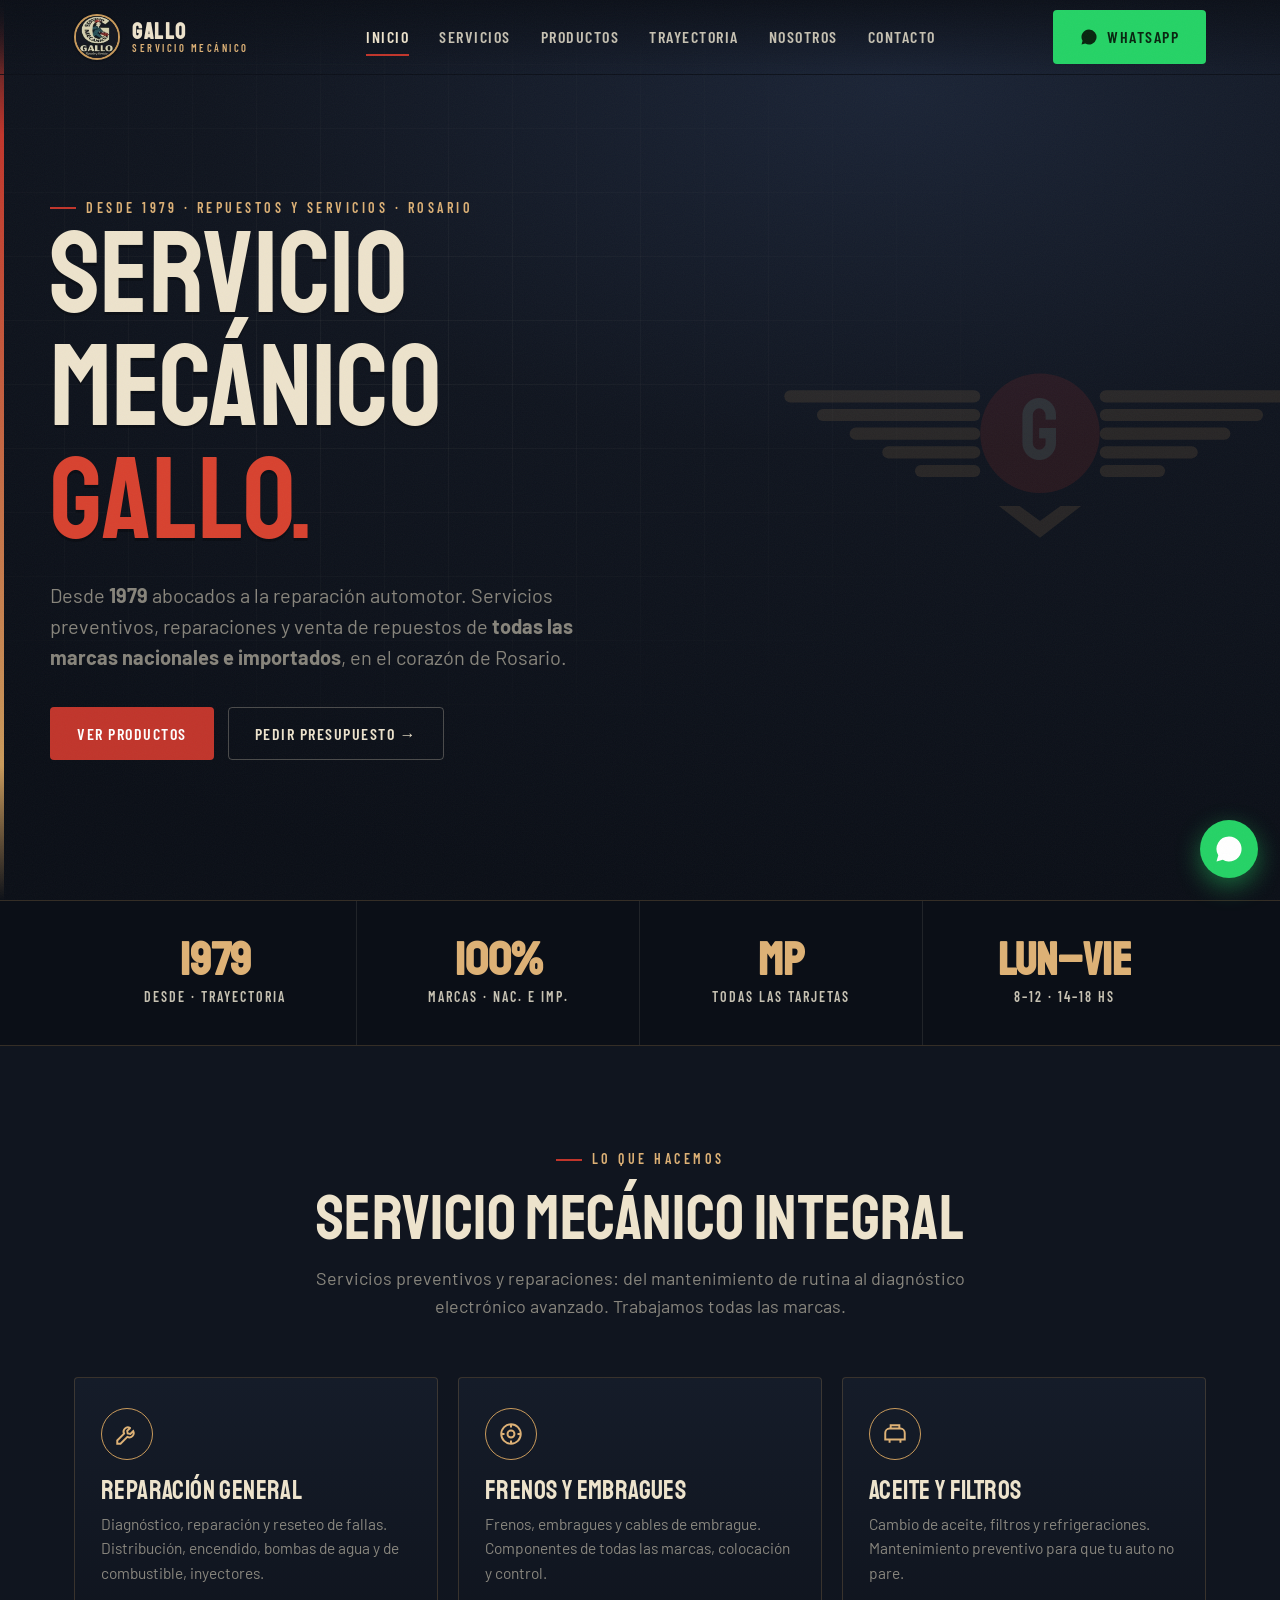
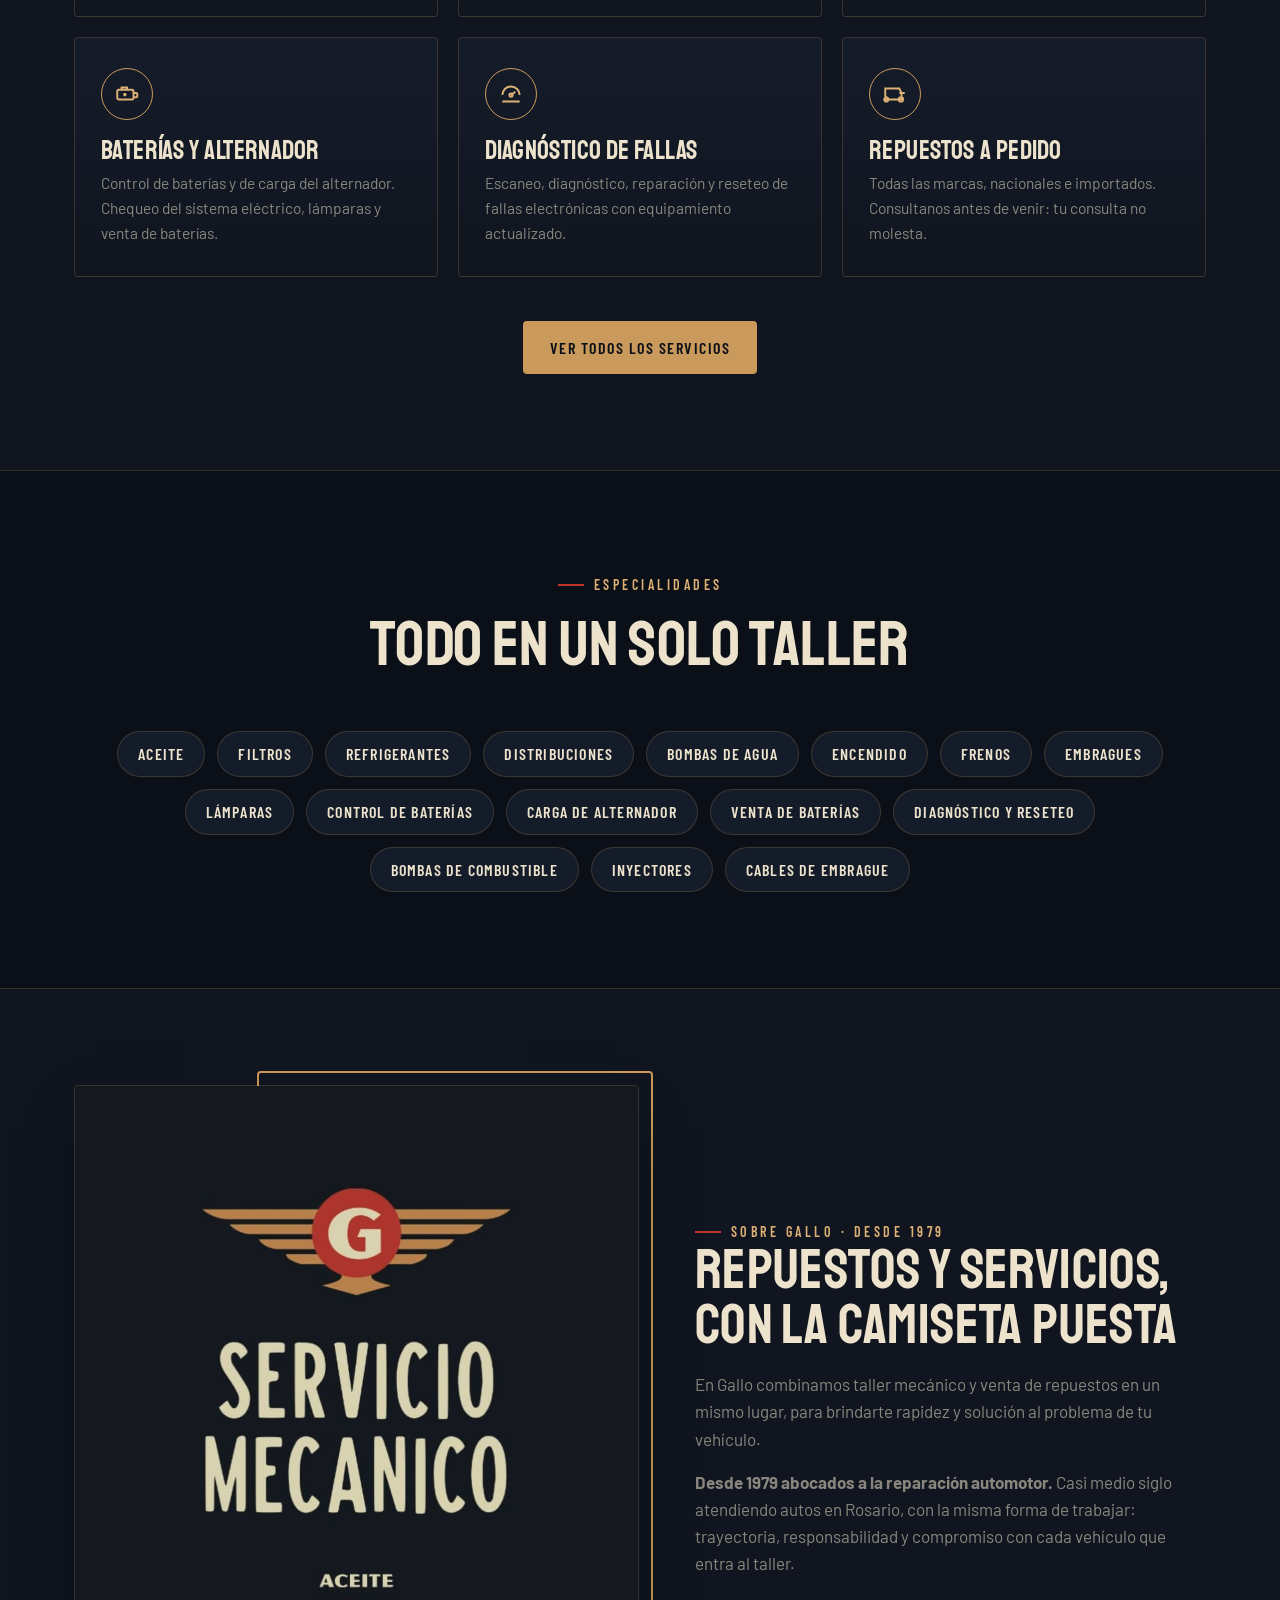
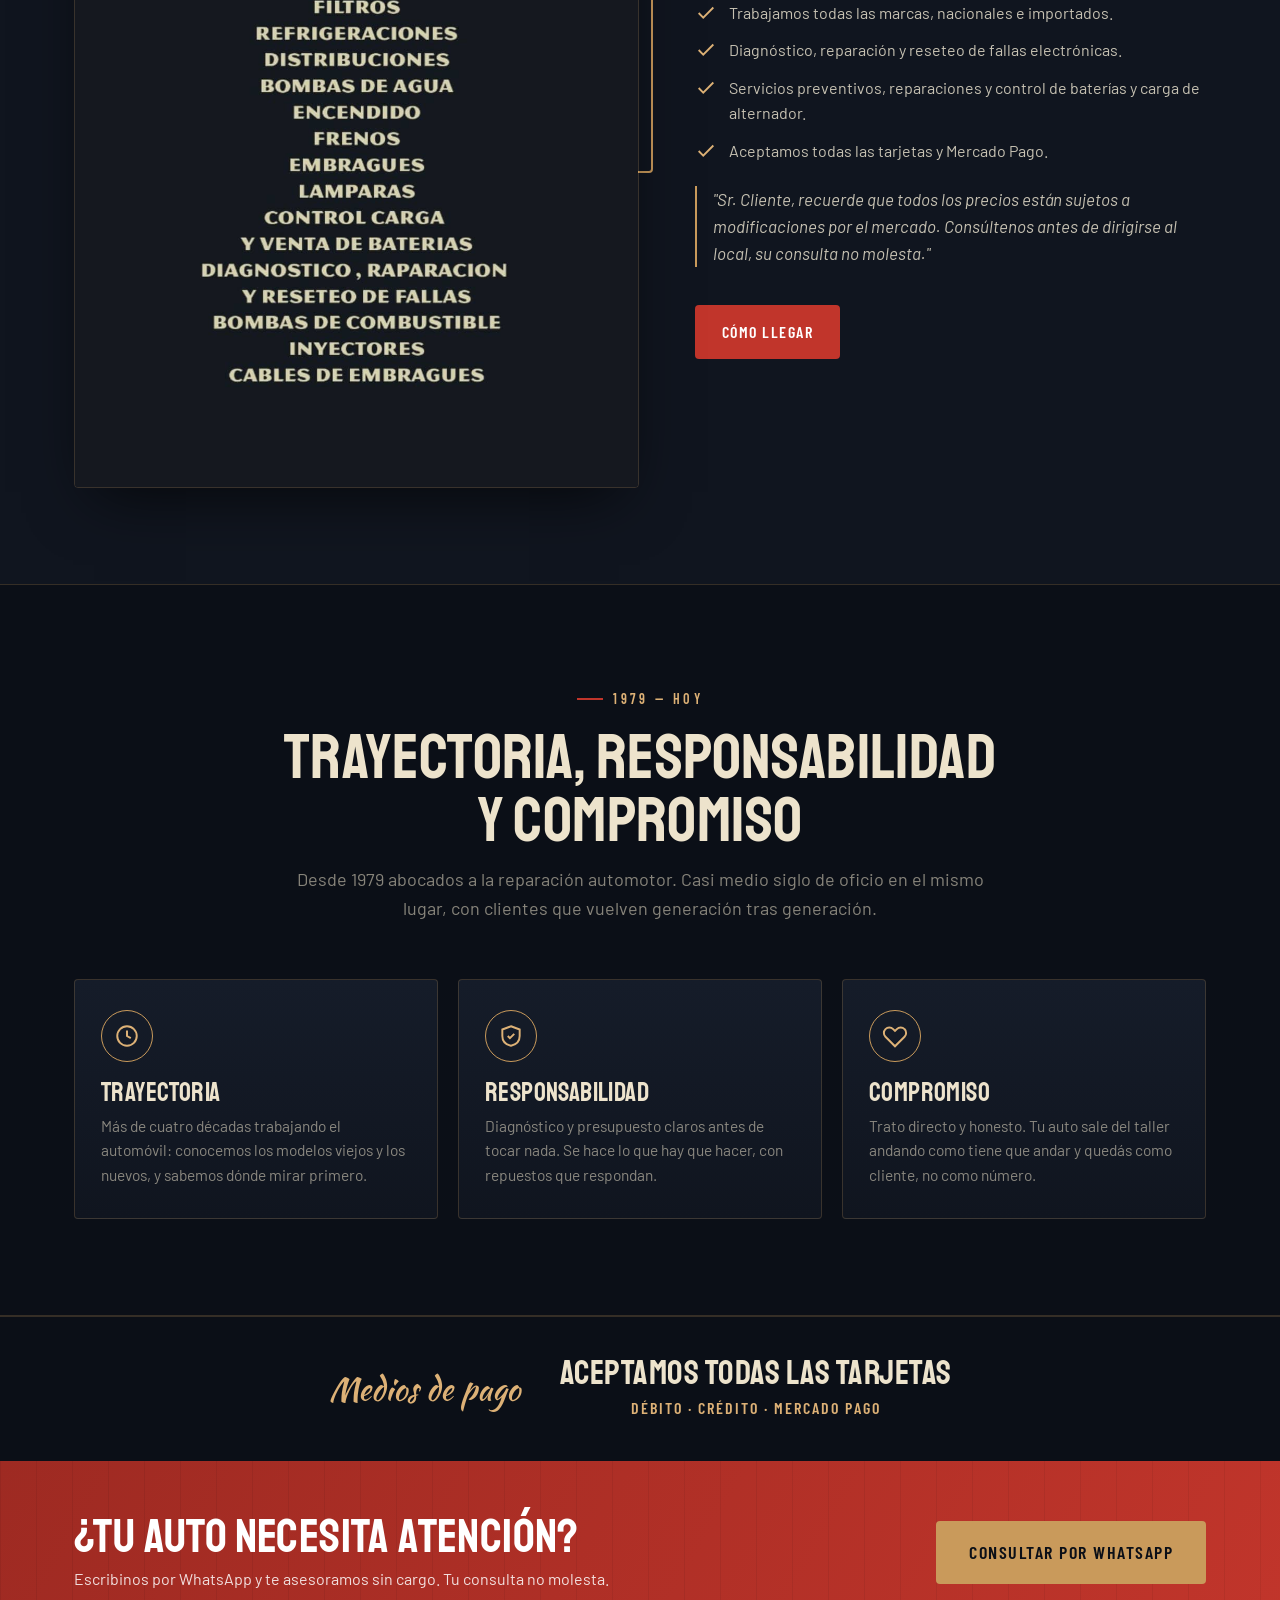
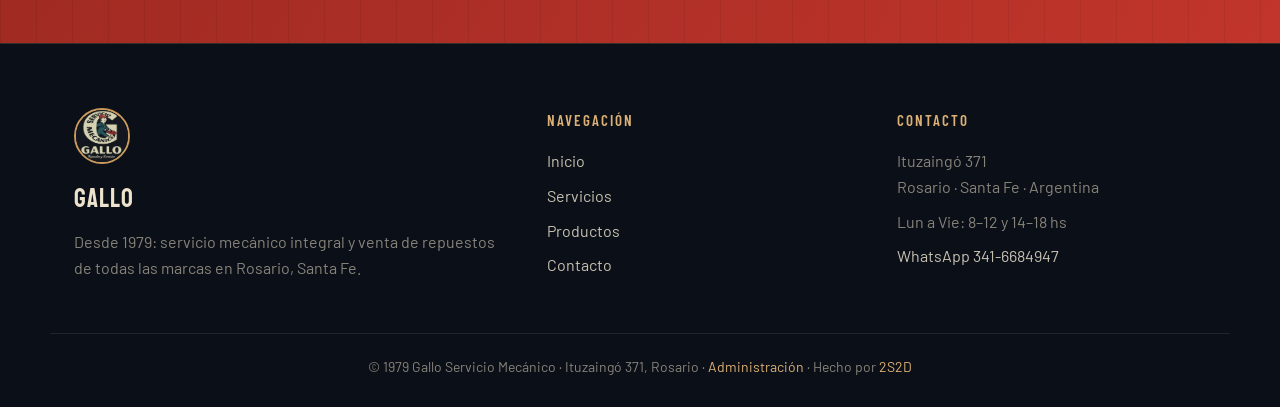
<file: index.html>
<!DOCTYPE html>
<html lang="es">
<head>
<meta charset="utf-8">
<meta name="viewport" content="width=device-width, initial-scale=1">
<title>GALLO Servicio Mecánico y Repuestos en Rosario | Ituzaingó 371</title>
<meta name="description" content="Gallo Servicio Mecánico en Rosario, desde 1979: reparación integral, repuestos de todas las marcas nacionales e importados. Aceite, filtros, frenos, embragues, inyectores y más. Ituzaingó 371. Consultas 341-6684947.">
<meta name="keywords" content="taller mecánico Rosario, servicio mecánico, repuestos autos Rosario, inyectores, embragues, frenos, distribución, Gallo Rosario">
<meta name="robots" content="index, follow">
<meta name="geo.region" content="AR-S">
<meta name="geo.placename" content="Rosario, Santa Fe">
<meta property="og:type" content="website">
<meta property="og:locale" content="es_AR">
<meta property="og:site_name" content="Gallo Servicio Mecánico">
<meta property="og:title" content="GALLO Servicio Mecánico y Repuestos en Rosario">
<meta property="og:description" content="Desde 1979 abocados a la reparación automotor. Reparación integral y repuestos de todas las marcas. Ituzaingó 371, Rosario.">
<meta property="og:image" content="assets/servicio-mecanico.jpg">
<link rel="icon" href="assets/logo.jpg">
<link rel="preconnect" href="https://fonts.googleapis.com">
<link rel="preconnect" href="https://fonts.gstatic.com" crossorigin>
<link href="https://fonts.googleapis.com/css2?family=Staatliches&family=Barlow:wght@400;500;600;700&family=Barlow+Condensed:wght@500;600;700&family=Kaushan+Script&display=swap" rel="stylesheet">
<link rel="stylesheet" href="css/styles.css">
<script type="application/ld+json">
{
  "@context":"https://schema.org","@type":"AutoRepair",
  "name":"Gallo Servicio Mecánico",
  "description":"Desde 1979, servicio mecánico integral y venta de repuestos de todas las marcas nacionales e importados en Rosario.",
  "foundingDate":"1979",
  "slogan":"Desde 1979 abocados a la reparación automotor",
  "telephone":"+5493416684947",
  "url":"https://gallomecanico.com",
  "address":{"@type":"PostalAddress","streetAddress":"Ituzaingó 371","addressLocality":"Rosario","addressRegion":"Santa Fe","addressCountry":"AR"},
  "openingHoursSpecification":[{"@type":"OpeningHoursSpecification","dayOfWeek":["Monday","Tuesday","Wednesday","Thursday","Friday"],"opens":"08:00","closes":"12:00"},{"@type":"OpeningHoursSpecification","dayOfWeek":["Monday","Tuesday","Wednesday","Thursday","Friday"],"opens":"14:00","closes":"18:00"}],
  "priceRange":"$$"
}
</script>
</head>
<body>

<!-- ═══════════ NAV ═══════════ -->
<header class="nav">
  <div class="wrap nav-inner">
    <a href="index.html" class="brand">
      <img src="assets/logo.jpg" alt="Logo Gallo Servicio Mecánico">
      <span class="brand-txt"><b>GALLO</b><span>Servicio Mecánico</span></span>
    </a>
    <nav class="nav-links" id="navLinks">
      <a href="index.html" class="active">Inicio</a>
      <a href="servicios.html">Servicios</a>
      <a href="productos.html">Productos</a>
      <a href="index.html#historia">Trayectoria</a>
      <a href="index.html#nosotros">Nosotros</a>
      <a href="contacto.html">Contacto</a>
    </nav>
    <div class="nav-cta">
      <a class="btn btn-wa" href="https://wa.me/5493416684947?text=Hola%20Gallo!%20Quiero%20hacer%20una%20consulta." target="_blank" rel="noopener">
        <svg viewBox="0 0 24 24" fill="currentColor"><path d="M17.5 14.4c-.3-.15-1.77-.87-2.04-.97-.27-.1-.47-.15-.67.15-.2.3-.77.97-.94 1.17-.17.2-.35.22-.65.07-.3-.15-1.26-.46-2.4-1.48-.89-.79-1.49-1.77-1.66-2.07-.17-.3-.02-.46.13-.61.13-.13.3-.35.45-.52.15-.17.2-.3.3-.5.1-.2.05-.37-.02-.52-.07-.15-.67-1.62-.92-2.22-.24-.58-.49-.5-.67-.51h-.57c-.2 0-.52.07-.8.37-.27.3-1.04 1.02-1.04 2.49s1.07 2.89 1.22 3.09c.15.2 2.1 3.2 5.08 4.49.71.31 1.26.49 1.69.62.71.23 1.36.2 1.87.12.57-.09 1.77-.72 2.02-1.42.25-.7.25-1.29.17-1.42-.07-.13-.27-.2-.57-.35zM12 2a10 10 0 00-8.6 15.06L2 22l5.06-1.33A10 10 0 1012 2z"/></svg>
        WhatsApp
      </a>
    </div>
    <button class="nav-toggle" id="navToggle" aria-label="Menú"><span></span><span></span><span></span></button>
  </div>
</header>

<!-- ═══════════ HERO ═══════════ -->
<section class="hero" id="inicio">
  <div class="hero-grid-lines"></div>
  <div class="hero-accent"></div>

  <!-- emblema alado decorativo -->
  <svg class="hero-badge-deco" viewBox="0 0 600 260" aria-hidden="true">
    <g fill="currentColor">
      <rect x="26"  y="66"  width="210" height="13" rx="6.5"/>
      <rect x="61"  y="86"  width="175" height="13" rx="6.5"/>
      <rect x="96"  y="106" width="140" height="13" rx="6.5"/>
      <rect x="131" y="126" width="105" height="13" rx="6.5"/>
      <rect x="166" y="146" width="70"  height="13" rx="6.5"/>
      <rect x="364" y="66"  width="210" height="13" rx="6.5"/>
      <rect x="364" y="86"  width="175" height="13" rx="6.5"/>
      <rect x="364" y="106" width="140" height="13" rx="6.5"/>
      <rect x="364" y="126" width="105" height="13" rx="6.5"/>
      <rect x="364" y="146" width="70"  height="13" rx="6.5"/>
    </g>
    <circle cx="300" cy="112" r="64" fill="#C1352B"/>
    <text x="300" y="140" text-anchor="middle" font-family="Staatliches,sans-serif" font-size="92" fill="#EDE3CC">G</text>
    <path d="M256 190 L300 224 L344 190 L322 190 L300 206 L278 190 Z" fill="currentColor"/>
  </svg>

  <div class="wrap hero-content">
    <span class="eyebrow reveal">Desde 1979 · Repuestos y Servicios · Rosario</span>
    <h1 class="reveal" style="transition-delay:.05s">Servicio<br>Mecánico<br><span class="accent">Gallo.</span></h1>
    <p class="lead reveal" style="transition-delay:.1s">Desde <strong>1979</strong> abocados a la reparación automotor. Servicios preventivos, reparaciones y venta de repuestos de <strong>todas las marcas nacionales e importados</strong>, en el corazón de Rosario.</p>
    <div class="hero-cta reveal" style="transition-delay:.15s">
      <a class="btn btn-red" href="productos.html">Ver productos</a>
      <a class="btn btn-ghost" href="https://wa.me/5493416684947?text=Hola%20Gallo!%20Quiero%20un%20presupuesto." target="_blank" rel="noopener">Pedir presupuesto →</a>
    </div>
  </div>
</section>

<!-- ═══════════ STATS ═══════════ -->
<section class="stats">
  <div class="wrap stats-grid">
    <div class="stat reveal"><b>1979</b><span>Desde · Trayectoria</span></div>
    <div class="stat reveal" style="transition-delay:.05s"><b>100%</b><span>Marcas · Nac. e Imp.</span></div>
    <div class="stat reveal" style="transition-delay:.1s"><b>MP</b><span>Todas las tarjetas</span></div>
    <div class="stat reveal" style="transition-delay:.15s"><b>Lun–Vie</b><span>8–12 · 14–18 hs</span></div>
  </div>
</section>

<!-- ═══════════ SERVICIOS ═══════════ -->
<section class="section-pad" id="servicios">
  <div class="wrap">
    <div class="sec-head center reveal">
      <span class="eyebrow">Lo que hacemos</span>
      <h2>Servicio mecánico integral</h2>
      <p>Servicios preventivos y reparaciones: del mantenimiento de rutina al diagnóstico electrónico avanzado. Trabajamos todas las marcas.</p>
    </div>

    <div class="svc-grid">
      <article class="svc reveal">
        <div class="svc-ico"><svg viewBox="0 0 24 24" fill="none" stroke="currentColor" stroke-width="1.8"><path d="M14.7 6.3a4 4 0 00-5.4 5.4L3 18v3h3l6.3-6.3a4 4 0 005.4-5.4l-2.6 2.6-2.5-.4-.4-2.5 2.5-2.3z"/></svg></div>
        <h3>Reparación general</h3>
        <p>Diagnóstico, reparación y reseteo de fallas. Distribución, encendido, bombas de agua y de combustible, inyectores.</p>
      </article>
      <article class="svc reveal" style="transition-delay:.05s">
        <div class="svc-ico"><svg viewBox="0 0 24 24" fill="none" stroke="currentColor" stroke-width="1.8"><circle cx="12" cy="12" r="9"/><circle cx="12" cy="12" r="3.2"/><path d="M12 3v3M12 18v3M3 12h3M18 12h3"/></svg></div>
        <h3>Frenos y embragues</h3>
        <p>Frenos, embragues y cables de embrague. Componentes de todas las marcas, colocación y control.</p>
      </article>
      <article class="svc reveal" style="transition-delay:.1s">
        <div class="svc-ico"><svg viewBox="0 0 24 24" fill="none" stroke="currentColor" stroke-width="1.8"><path d="M7 7h10a4 4 0 014 4v6H3v-6a4 4 0 014-4z"/><path d="M8 7V4h8v3M7 17v3M17 17v3"/></svg></div>
        <h3>Aceite y filtros</h3>
        <p>Cambio de aceite, filtros y refrigeraciones. Mantenimiento preventivo para que tu auto no pare.</p>
      </article>
      <article class="svc reveal">
        <div class="svc-ico"><svg viewBox="0 0 24 24" fill="none" stroke="currentColor" stroke-width="1.8"><rect x="3" y="8" width="15" height="9" rx="1.5"/><path d="M18 11h2.5a1 1 0 011 1v2a1 1 0 01-1 1H18M7 8V6h5v2M8.5 12.5h3M10 11v3"/></svg></div>
        <h3>Baterías y alternador</h3>
        <p>Control de baterías y de carga del alternador. Chequeo del sistema eléctrico, lámparas y venta de baterías.</p>
      </article>
      <article class="svc reveal" style="transition-delay:.05s">
        <div class="svc-ico"><svg viewBox="0 0 24 24" fill="none" stroke="currentColor" stroke-width="1.8"><path d="M4 13a8 8 0 0116 0"/><path d="M12 13l4-3"/><circle cx="12" cy="13" r="1.5"/><path d="M4 19h16"/></svg></div>
        <h3>Diagnóstico de fallas</h3>
        <p>Escaneo, diagnóstico, reparación y reseteo de fallas electrónicas con equipamiento actualizado.</p>
      </article>
      <article class="svc reveal" style="transition-delay:.1s">
        <div class="svc-ico"><svg viewBox="0 0 24 24" fill="none" stroke="currentColor" stroke-width="1.8"><path d="M3 7h13l2 4v6H3zM16 11h5M6 17a2 2 0 100 .01"/><circle cx="17.5" cy="17" r="2"/></svg></div>
        <h3>Repuestos a pedido</h3>
        <p>Todas las marcas, nacionales e importados. Consultanos antes de venir: tu consulta no molesta.</p>
      </article>
    </div>

    <div class="center reveal" style="margin-top:44px">
      <a class="btn btn-gold" href="servicios.html">Ver todos los servicios</a>
    </div>
  </div>
</section>

<!-- ═══════════ LISTA COMPLETA (chips) ═══════════ -->
<section class="section-pad bg-900" style="border-top:1px solid var(--line);border-bottom:1px solid var(--line)">
  <div class="wrap">
    <div class="sec-head center reveal">
      <span class="eyebrow">Especialidades</span>
      <h2>Todo en un solo taller</h2>
    </div>
    <div class="svc-chips reveal">
      <span class="chip">Aceite</span><span class="chip">Filtros</span><span class="chip">Refrigerantes</span>
      <span class="chip">Distribuciones</span><span class="chip">Bombas de agua</span><span class="chip">Encendido</span>
      <span class="chip">Frenos</span><span class="chip">Embragues</span><span class="chip">Lámparas</span>
      <span class="chip">Control de baterías</span><span class="chip">Carga de alternador</span><span class="chip">Venta de baterías</span>
      <span class="chip">Diagnóstico y reseteo</span><span class="chip">Bombas de combustible</span>
      <span class="chip">Inyectores</span><span class="chip">Cables de embrague</span>
    </div>
  </div>
</section>

<!-- ═══════════ NOSOTROS ═══════════ -->
<section class="section-pad" id="nosotros">
  <div class="wrap split">
    <div class="split-media reveal">
      <span class="frame"></span>
      <img src="assets/servicio-mecanico.jpg" alt="Servicio Mecánico Gallo en Rosario">
    </div>
    <div class="reveal" style="transition-delay:.08s">
      <span class="eyebrow">Sobre Gallo · Desde 1979</span>
      <h2>Repuestos y servicios, con la camiseta puesta</h2>
      <p>En Gallo combinamos taller mecánico y venta de repuestos en un mismo lugar, para brindarte rapidez y solución al problema de tu vehículo.</p>
      <p><strong>Desde 1979 abocados a la reparación automotor.</strong> Casi medio siglo atendiendo autos en Rosario, con la misma forma de trabajar: trayectoria, responsabilidad y compromiso con cada vehículo que entra al taller.</p>
      <ul>
        <li><svg viewBox="0 0 24 24" fill="none" stroke="currentColor" stroke-width="2"><path d="M20 6L9 17l-5-5"/></svg><span>Trabajamos todas las marcas, nacionales e importados.</span></li>
        <li><svg viewBox="0 0 24 24" fill="none" stroke="currentColor" stroke-width="2"><path d="M20 6L9 17l-5-5"/></svg><span>Diagnóstico, reparación y reseteo de fallas electrónicas.</span></li>
        <li><svg viewBox="0 0 24 24" fill="none" stroke="currentColor" stroke-width="2"><path d="M20 6L9 17l-5-5"/></svg><span>Servicios preventivos, reparaciones y control de baterías y carga de alternador.</span></li>
        <li><svg viewBox="0 0 24 24" fill="none" stroke="currentColor" stroke-width="2"><path d="M20 6L9 17l-5-5"/></svg><span>Aceptamos todas las tarjetas y Mercado Pago.</span></li>
      </ul>
      <p style="font-style:italic;color:var(--cream-dim);border-left:2px solid var(--gold);padding-left:16px">"Sr. Cliente, recuerde que todos los precios están sujetos a modificaciones por el mercado. Consúltenos antes de dirigirse al local, su consulta no molesta."</p>
      <a class="btn btn-red" style="margin-top:22px" href="contacto.html">Cómo llegar</a>
    </div>
  </div>
</section>

<!-- ═══════════ TRAYECTORIA ═══════════ -->
<section class="section-pad bg-900" id="historia" style="border-top:1px solid var(--line);border-bottom:1px solid var(--line)">
  <div class="wrap">
    <div class="sec-head center reveal">
      <span class="eyebrow">1979 — Hoy</span>
      <h2>Trayectoria, responsabilidad y compromiso</h2>
      <p>Desde 1979 abocados a la reparación automotor. Casi medio siglo de oficio en el mismo lugar, con clientes que vuelven generación tras generación.</p>
    </div>
    <div class="svc-grid">
      <article class="svc reveal">
        <div class="svc-ico"><svg viewBox="0 0 24 24" fill="none" stroke="currentColor" stroke-width="1.8"><circle cx="12" cy="12" r="9"/><path d="M12 7v5l3.5 2"/></svg></div>
        <h3>Trayectoria</h3>
        <p>Más de cuatro décadas trabajando el automóvil: conocemos los modelos viejos y los nuevos, y sabemos dónde mirar primero.</p>
      </article>
      <article class="svc reveal" style="transition-delay:.05s">
        <div class="svc-ico"><svg viewBox="0 0 24 24" fill="none" stroke="currentColor" stroke-width="1.8"><path d="M12 3l8 3v6c0 5-3.4 8-8 9-4.6-1-8-4-8-9V6z"/><path d="M9 12l2 2 4-4"/></svg></div>
        <h3>Responsabilidad</h3>
        <p>Diagnóstico y presupuesto claros antes de tocar nada. Se hace lo que hay que hacer, con repuestos que respondan.</p>
      </article>
      <article class="svc reveal" style="transition-delay:.1s">
        <div class="svc-ico"><svg viewBox="0 0 24 24" fill="none" stroke="currentColor" stroke-width="1.8"><path d="M20.8 5.6a5 5 0 00-7.1 0L12 7.3l-1.7-1.7a5 5 0 10-7.1 7.1L12 21.5l8.8-8.8a5 5 0 000-7.1z"/></svg></div>
        <h3>Compromiso</h3>
        <p>Trato directo y honesto. Tu auto sale del taller andando como tiene que andar y quedás como cliente, no como número.</p>
      </article>
    </div>
  </div>
</section>

<!-- ═══════════ MEDIOS DE PAGO ═══════════ -->
<section class="pay">
  <div class="wrap reveal">
    <span class="script">Medios de pago</span>
    <div style="display:flex;flex-direction:column;align-items:center;gap:6px">
      <strong class="display" style="font-size:34px;color:var(--cream)">Aceptamos todas las tarjetas</strong>
      <span class="cond" style="text-transform:uppercase;letter-spacing:2px;color:var(--gold-bright);font-weight:600">Débito · Crédito · Mercado Pago</span>
    </div>
  </div>
</section>

<!-- ═══════════ CTA ═══════════ -->
<section class="cta-strip">
  <div class="wrap">
    <div>
      <h2>¿Tu auto necesita atención?</h2>
      <p>Escribinos por WhatsApp y te asesoramos sin cargo. Tu consulta no molesta.</p>
    </div>
    <a class="btn btn-gold" href="https://wa.me/5493416684947?text=Hola%20Gallo!%20Necesito%20un%20turno." target="_blank" rel="noopener" style="font-size:18px;padding:16px 32px">Consultar por WhatsApp</a>
  </div>
</section>

<!-- ═══════════ FOOTER ═══════════ -->
<footer class="footer" id="contacto">
  <div class="wrap footer-grid">
    <div class="footer-brand">
      <img src="assets/logo.jpg" alt="Gallo Servicio Mecánico">
      <p style="color:var(--cream);font-family:'Staatliches';font-size:26px;letter-spacing:1px">GALLO</p>
      <p>Desde 1979: servicio mecánico integral y venta de repuestos de todas las marcas en Rosario, Santa Fe.</p>
    </div>
    <div>
      <h4>Navegación</h4>
      <a href="index.html">Inicio</a>
      <a href="servicios.html">Servicios</a>
      <a href="productos.html">Productos</a>
      <a href="contacto.html">Contacto</a>
    </div>
    <div>
      <h4>Contacto</h4>
      <p>Ituzaingó 371<br>Rosario · Santa Fe · Argentina</p>
      <p>Lun a Vie: 8–12 y 14–18 hs</p>
      <a href="https://wa.me/5493416684947" target="_blank" rel="noopener">WhatsApp 341-6684947</a>
    </div>
  </div>
  <div class="wrap footer-bottom">
    © 1979 Gallo Servicio Mecánico · Ituzaingó 371, Rosario · <a href="admin.html">Administración</a> · Hecho por <a href="https://dossoles.netlify.app/" target="_blank" rel="noopener">2S2D</a>
  </div>
</footer>

<a class="wa-float" href="https://wa.me/5493416684947?text=Hola%20Gallo!" target="_blank" rel="noopener" aria-label="WhatsApp">
  <svg viewBox="0 0 24 24" fill="currentColor"><path d="M17.5 14.4c-.3-.15-1.77-.87-2.04-.97-.27-.1-.47-.15-.67.15-.2.3-.77.97-.94 1.17-.17.2-.35.22-.65.07-.3-.15-1.26-.46-2.4-1.48-.89-.79-1.49-1.77-1.66-2.07-.17-.3-.02-.46.13-.61.13-.13.3-.35.45-.52.15-.17.2-.3.3-.5.1-.2.05-.37-.02-.52-.07-.15-.67-1.62-.92-2.22-.24-.58-.49-.5-.67-.51h-.57c-.2 0-.52.07-.8.37-.27.3-1.04 1.02-1.04 2.49s1.07 2.89 1.22 3.09c.15.2 2.1 3.2 5.08 4.49.71.31 1.26.49 1.69.62.71.23 1.36.2 1.87.12.57-.09 1.77-.72 2.02-1.42.25-.7.25-1.29.17-1.42-.07-.13-.27-.2-.57-.35zM12 2a10 10 0 00-8.6 15.06L2 22l5.06-1.33A10 10 0 1012 2z"/></svg>
</a>

<script src="js/site.js"></script>
</body>
</html>
</file>
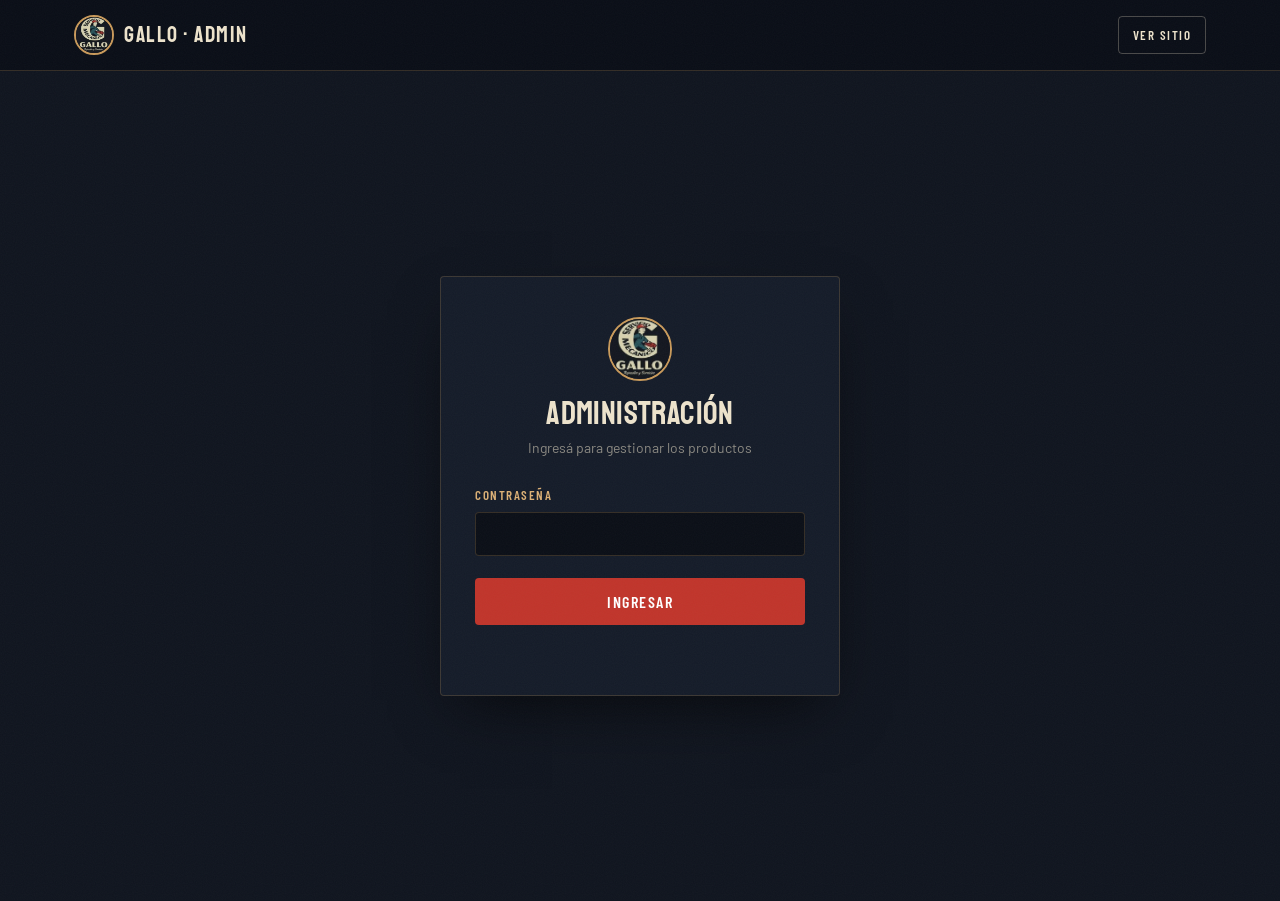
<file: admin.html>
<!DOCTYPE html>
<html lang="es">
<head>
<meta charset="utf-8">
<meta name="viewport" content="width=device-width, initial-scale=1">
<title>Administración | Gallo Servicio Mecánico</title>
<meta name="robots" content="noindex, nofollow">
<link rel="icon" href="assets/logo.jpg">
<link rel="preconnect" href="https://fonts.googleapis.com">
<link rel="preconnect" href="https://fonts.gstatic.com" crossorigin>
<link href="https://fonts.googleapis.com/css2?family=Staatliches&family=Barlow:wght@400;500;600;700&family=Barlow+Condensed:wght@500;600;700&display=swap" rel="stylesheet">
<link rel="stylesheet" href="css/styles.css">
<style>
  .admin-top{position:sticky;top:0;z-index:50;background:rgba(11,15,23,.96);backdrop-filter:blur(10px);border-bottom:1px solid var(--line)}
  .admin-top .wrap{display:flex;align-items:center;justify-content:space-between;height:70px;gap:16px}
  .admin-top .brand b{font-family:'Staatliches';font-size:22px;letter-spacing:1.5px}
  .btn.sm{padding:8px 14px;font-size:13px}
  .muted{color:var(--cream-mute)}

  /* Login */
  #login-view{min-height:calc(100vh - 70px);display:flex;align-items:center;justify-content:center;padding:40px 24px}
  .login-card{width:100%;max-width:400px;background:var(--navy-700);border:1px solid var(--line);border-radius:var(--radius);padding:40px 34px;box-shadow:var(--shadow-lg)}
  .login-card img{height:64px;width:64px;border-radius:50%;border:2px solid var(--gold);margin:0 auto 18px;display:block}
  .login-card h1{font-size:32px;text-align:center;margin-bottom:6px}
  .login-card p.sub{text-align:center;color:var(--cream-mute);margin-bottom:26px;font-size:14px}

  label{display:block;font-family:'Barlow Condensed';text-transform:uppercase;letter-spacing:1.5px;font-size:13px;color:var(--gold-bright);font-weight:600;margin:14px 0 6px}
  input[type=text],input[type=email],input[type=password],input[type=number],textarea,select{
    width:100%;padding:12px 14px;background:var(--navy-900);border:1px solid var(--line);
    border-radius:var(--radius);color:var(--cream);font-family:'Barlow';font-size:15px;outline:none;transition:border-color .18s;
  }
  input:focus,textarea:focus,select:focus{border-color:var(--gold)}
  select{appearance:none;cursor:pointer;padding-right:38px;
    background-image:url("data:image/svg+xml,%3Csvg xmlns='http://www.w3.org/2000/svg' viewBox='0 0 24 24' fill='none' stroke='%23c99a5b' stroke-width='2'%3E%3Cpath d='M6 9l6 6 6-6'/%3E%3C/svg%3E");
    background-repeat:no-repeat;background-position:right 12px center;background-size:16px}
  select option{background:var(--navy-900);color:var(--cream)}
  textarea{resize:vertical;min-height:90px}
  .msg{color:#ff8f7d;font-size:14px;margin-top:12px;min-height:18px}

  /* Dashboard */
  #dash-view{display:none;padding:40px 0 80px}
  .dash-head{display:flex;align-items:center;justify-content:space-between;gap:16px;margin-bottom:30px;flex-wrap:wrap}
  .dash-head h1{font-size:40px}

  .prow{display:grid;grid-template-columns:70px 1fr auto;gap:18px;align-items:center;background:var(--navy-700);border:1px solid var(--line);border-radius:var(--radius);padding:16px;margin-bottom:12px}
  .prow img{width:70px;height:70px;object-fit:cover;border-radius:var(--radius);background:var(--navy-900)}
  .prow-info b{font-family:'Staatliches';font-size:22px;letter-spacing:.5px;display:block}
  .prow-info span{color:var(--gold-bright);font-family:'Barlow Condensed';letter-spacing:1px;font-size:14px}
  .prow-info p{color:var(--cream-mute);font-size:14px;margin-top:4px;display:-webkit-box;-webkit-line-clamp:1;-webkit-box-orient:vertical;overflow:hidden}
  .prow-actions{display:flex;gap:8px}
  @media(max-width:620px){.prow{grid-template-columns:56px 1fr}.prow-actions{grid-column:1/-1}.prow img{width:56px;height:56px}}

  /* Modal */
  #modal,#modal-cats,#modal-guia{position:fixed;inset:0;z-index:120;background:rgba(6,9,14,.8);display:none;align-items:flex-start;justify-content:center;padding:40px 16px;overflow:auto}
  #modal.open,#modal-cats.open,#modal-guia.open{display:flex}
  .modal-card{width:100%;max-width:560px;background:var(--navy-800);border:1px solid var(--line);border-radius:var(--radius);box-shadow:var(--shadow-lg)}
  .modal-hd{display:flex;align-items:center;justify-content:space-between;padding:22px 26px;border-bottom:1px solid var(--line)}
  .modal-hd h2{font-size:28px}
  .modal-hd button{background:none;border:0;color:var(--cream-mute);font-size:24px;cursor:pointer;line-height:1}
  .modal-bd{padding:26px}
  .row2{display:grid;grid-template-columns:1fr 1fr;gap:16px}
  @media(max-width:480px){.row2{grid-template-columns:1fr}}

  /* ABM de categorías */
  .cat-row{display:grid;grid-template-columns:1fr auto auto;gap:10px;align-items:center;margin-bottom:10px}
  .cat-row input{margin:0}
  .cat-uso{font-size:13px;white-space:nowrap}
  .cat-acciones{display:flex;gap:4px}
  .cat-acciones button{width:34px;height:42px;border-radius:var(--radius);border:1px solid var(--line);
    background:var(--navy-900);color:var(--cream-mute);cursor:pointer;font-size:15px;line-height:1;transition:.18s}
  .cat-acciones button:hover:not(:disabled){border-color:var(--gold);color:var(--gold-bright)}
  .cat-acciones button:disabled{opacity:.3;cursor:default}
  .cat-acciones button[data-del]:hover{border-color:var(--red);color:#ff8f7d}
  .cat-alta{display:grid;grid-template-columns:1fr auto;gap:10px;align-items:center;
    border-top:1px solid var(--line);padding-top:18px;margin-top:18px}
  .cat-alta input{margin:0}
  @media(max-width:480px){.cat-row{grid-template-columns:1fr auto}.cat-uso{grid-column:1/-1;order:3}}

  /* Dropzone imágenes */
  .imgs-head{display:flex;justify-content:space-between;align-items:center}
  #thumbs{display:flex;gap:10px;flex-wrap:wrap;margin:10px 0}
  .thumb{position:relative;width:84px;height:84px;border-radius:var(--radius);overflow:hidden;border:1px solid var(--line)}
  .thumb img{width:100%;height:100%;object-fit:cover}
  .thumb button{position:absolute;top:2px;right:2px;width:22px;height:22px;border-radius:50%;border:0;background:rgba(193,53,43,.95);color:#fff;cursor:pointer;font-size:12px;line-height:1}
  #dropzone{display:flex;align-items:center;justify-content:center;gap:8px;padding:22px;border:1.5px dashed var(--line);border-radius:var(--radius);cursor:pointer;color:var(--cream-mute);transition:.18s}
  #dropzone:hover{border-color:var(--gold);color:var(--gold-bright)}
  .save-row{display:flex;align-items:center;gap:16px;margin-top:22px}

  /* Guía de uso */
  #modal-guia .modal-card{max-width:680px}
  .guia h3{font-size:22px;letter-spacing:.5px;margin:30px 0 12px;color:var(--cream)}
  .guia h3:first-child{margin-top:0}
  .guia p{color:var(--cream-mute);font-size:15px;line-height:1.65;margin-bottom:12px}
  .guia ul{list-style:none;margin:0 0 12px}
  .guia li{color:var(--cream-mute);font-size:15px;line-height:1.6;padding-left:18px;position:relative;margin-bottom:9px}
  .guia li::before{content:'';position:absolute;left:0;top:9px;width:6px;height:6px;border-radius:50%;background:var(--gold)}
  .guia b{color:var(--cream);font-weight:600}
  .guia .dato{display:block;border-left:2px solid var(--gold);background:rgba(201,154,91,.08);
    padding:12px 16px;margin:16px 0;color:var(--cream-dim);font-size:14.5px;line-height:1.6}

  /* Barra de estado del guardado */
  #estado{display:none;border-radius:var(--radius);padding:13px 18px;margin-bottom:18px;font-size:14.5px;border:1px solid var(--line)}
  #estado[data-tono="info"]{background:rgba(201,154,91,.12);color:var(--gold-bright)}
  #estado[data-tono="ok"]{background:rgba(94,164,110,.14);color:#8fd6a4;border-color:rgba(94,164,110,.4)}
  #estado[data-tono="error"]{background:rgba(193,53,43,.14);color:#ff8f7d;border-color:rgba(193,53,43,.45)}
</style>
</head>
<body>

<header class="admin-top">
  <div class="wrap">
    <a href="index.html" class="brand" style="display:flex;align-items:center;gap:10px;text-decoration:none">
      <img src="assets/logo.jpg" alt="" style="height:40px;width:40px;border-radius:50%;border:2px solid var(--gold)">
      <b class="display">GALLO · Admin</b>
    </a>
    <div style="display:flex;align-items:center;gap:14px">
      <span class="muted" id="user-email" style="font-size:14px"></span>
      <a class="btn btn-ghost sm" href="index.html">Ver sitio</a>
      <button class="btn btn-red sm" id="logout-btn" style="display:none">Salir</button>
    </div>
  </div>
</header>

<!-- Login -->
<div id="login-view">
  <form class="login-card" id="login-form">
    <img src="assets/logo.jpg" alt="Gallo">
    <h1>Administración</h1>
    <p class="sub">Ingresá para gestionar los productos</p>
    <label for="password">Contraseña</label>
    <input id="password" type="password" autocomplete="current-password" required>
    <button class="btn btn-red" id="login-btn" style="width:100%;justify-content:center;margin-top:22px" type="submit">Ingresar</button>
    <div class="msg" id="login-msg"></div>
  </form>
</div>

<!-- Dashboard -->
<main id="dash-view">
  <div class="wrap">
    <div class="dash-head">
      <div>
        <span class="eyebrow">Panel</span>
        <h1>Productos</h1>
      </div>
      <div style="display:flex;gap:10px;flex-wrap:wrap">
        <button class="btn btn-ghost" id="guia-btn">Cómo se usa</button>
        <button class="btn btn-ghost" id="copia-btn">Descargar copia</button>
        <button class="btn btn-ghost" id="cats-btn">Categorías</button>
        <button class="btn btn-gold" id="new-btn">+ Nuevo producto</button>
      </div>
    </div>
    <div id="estado"></div>
    <div id="prod-list"></div>
  </div>
</main>

<!-- Modal formulario -->
<div id="modal">
  <div class="modal-card">
    <div class="modal-hd">
      <h2 id="form-title">Nuevo producto</h2>
      <button id="modal-close" aria-label="Cerrar">✕</button>
    </div>
    <form class="modal-bd" id="prod-form">
      <label for="f-nombre">Nombre *</label>
      <input id="f-nombre" type="text" required maxlength="120">

      <label for="f-desc">Descripción</label>
      <textarea id="f-desc" maxlength="600"></textarea>

      <div class="row2">
        <div>
          <label for="f-precio">Precio (ARS)</label>
          <input id="f-precio" type="number" min="0" step="1" placeholder="Dejar vacío = Consultar">
        </div>
        <div>
          <label for="f-categoria">Categoría</label>
          <select id="f-categoria">
            <option value="">Sin categoría</option>
          </select>
        </div>
      </div>
      <p class="muted" style="font-size:13px;margin-top:8px">
        Si dejás el precio vacío se muestra “Consultar”. Las categorías se editan en
        <code>categorias.json</code>.
      </p>

      <div class="imgs-head" style="margin-top:16px">
        <label style="margin:0">Imágenes (hasta 3)</label>
        <span class="muted" id="img-count" style="font-size:13px">0/3</span>
      </div>
      <div id="thumbs"></div>
      <div id="dropzone">
        <svg viewBox="0 0 24 24" width="20" height="20" fill="none" stroke="currentColor" stroke-width="1.8"><path d="M12 5v14M5 12h14"/></svg>
        <span>Agregar imagen</span>
      </div>
      <input id="f-files" type="file" accept="image/*" multiple hidden>

      <div class="save-row">
        <button class="btn btn-red" id="save-btn" type="submit">Guardar producto</button>
        <div class="msg" id="form-msg" style="margin:0"></div>
      </div>
    </form>
  </div>
</div>

<!-- Modal de categorías -->
<div id="modal-cats">
  <div class="modal-card">
    <div class="modal-hd">
      <h2>Categorías</h2>
      <button id="cats-close" aria-label="Cerrar">✕</button>
    </div>
    <div class="modal-bd">
      <p class="muted" style="font-size:13.5px;margin-bottom:18px">
        El orden de la lista es el orden en que aparecen en el catálogo. Renombrar una
        categoría no afecta a los productos que la usan.
      </p>

      <div id="cats-list"></div>

      <div class="cat-alta">
        <input id="cat-nueva" type="text" maxlength="60" placeholder="Nombre de la categoría nueva">
        <button class="btn btn-ghost" id="cat-add" type="button">Agregar</button>
      </div>

      <div class="save-row">
        <button class="btn btn-red" id="cats-save" type="button">Guardar categorías</button>
        <div class="msg" id="cats-msg" style="margin:0"></div>
      </div>
    </div>
  </div>
</div>

<!-- Guía de uso (solo se ve acá adentro) -->
<div id="modal-guia">
  <div class="modal-card">
    <div class="modal-hd">
      <h2>Cómo se usa el panel</h2>
      <button id="guia-close" aria-label="Cerrar">✕</button>
    </div>
    <div class="modal-bd guia">

      <h3>Lo básico</h3>
      <p>Todo lo que guardás acá se publica <b>al instante</b>: apretás Guardar y
        el cliente que entra al sitio ya lo ve.</p>
      <p>El sitio se queda con las <b>últimas 20 versiones</b> del catálogo, así que si
        borrás algo por error se puede recuperar. Igual, de vez en cuando apretá
        <b>Descargar copia</b> y guardate el archivo: es tu catálogo entero, y no
        depende de nadie.</p>

      <h3>Cargar un producto</h3>
      <ul>
        <li><b>+ Nuevo producto</b>, completás y <b>Guardar producto</b>.</li>
        <li><b>Nombre:</b> es lo que busca el cliente. Poné cómo lo pide la gente
          ("Kit de distribución", no un código interno).</li>
        <li><b>Descripción:</b> opcional. En el catálogo se muestran las primeras
          líneas, así que lo importante va al principio.</li>
        <li><b>Precio:</b> si lo dejás <b>vacío</b>, el cliente ve
          <b>“Consultar”</b>. Útil para lo que cambia seguido o depende del modelo.</li>
        <li><b>Categoría:</b> para que aparezca en el filtro del catálogo. Si no
          elegís ninguna, el producto igual se muestra, pero dentro de "Otros".</li>
      </ul>

      <h3>Fotos</h3>
      <ul>
        <li>Hasta <b>3 por producto</b>. La <b>primera es la portada</b>: es la que se
          ve en el listado.</li>
        <li>Sacá la foto con el celular y subila tal cual: el panel la achica y la
          optimiza sola antes de subirla.</li>
        <li>Para sacar una, la <b>✕</b> roja arriba de la miniatura. Se borra recién
          cuando guardás.</li>
      </ul>

      <h3>Editar y eliminar</h3>
      <ul>
        <li><b>Editar</b> abre el producto; cambiás lo que sea y guardás.</li>
        <li><b>Eliminar</b> pide confirmación y no se puede deshacer desde el panel
          (si pasó, avisá y se recupera).</li>
        <li>Cambiar un precio es entrar, escribir el número y guardar. Nada más.</li>
      </ul>

      <h3>Categorías</h3>
      <p>Con el botón <b>Categorías</b> manejás la lista que aparece en el
        desplegable del producto y en el filtro del catálogo.</p>
      <ul>
        <li><b>Agregar:</b> escribís el nombre abajo de todo y <b>Agregar</b>.</li>
        <li><b>Renombrar:</b> escribís encima del nombre. <b>No rompe nada</b>: los
          productos que la usaban siguen igual.</li>
        <li><b>Ordenar:</b> las flechas ↑ ↓. Ese es el orden en que las ve el cliente,
          así que poné arriba las que más vendés.</li>
        <li><b>Borrar:</b> la <b>✕</b>. Si tiene productos te avisa cuántos son; si
          seguís, esos productos quedan <b>sin categoría</b> (pasan a "Otros"), no se
          borran.</li>
        <li>Los cambios recién se aplican cuando apretás <b>Guardar categorías</b>.</li>
      </ul>
      <span class="dato">Al lado de cada categoría dice cuántos productos tiene.
        Si dice “0 productos”, esa categoría <b>no le aparece al cliente</b> en el
        filtro hasta que le cargues algo.</span>

      <h3>Qué ve el cliente</h3>
      <ul>
        <li>Busca por nombre o descripción, y filtra por categoría.</li>
        <li>Ve de a 30 productos por página (puede pasar a 50 o ver todos).</li>
        <li>En cada producto tiene el botón <b>Consultar</b>, que le abre el WhatsApp
          del taller con el nombre del producto ya escrito.</li>
      </ul>

      <h3>Si algo sale mal</h3>
      <ul>
        <li><b>“Sesión vencida”:</b> pasaron más de 12 horas. Volvés a entrar y listo,
          no se perdió nada de lo ya guardado.</li>
        <li><b>“El repositorio cambió mientras guardabas”:</b> alguien guardó desde
          otra computadora al mismo tiempo. Recargás la página y volvés a hacer el
          cambio.</li>
        <li>Si un guardado falla, <b>no queda nada a medias</b>: o entra todo o no
          entra nada. Lo que veías antes sigue igual.</li>
      </ul>

    </div>
  </div>
</div>

<script type="module" src="js/admin.js"></script>
</body>
</html>
</file>
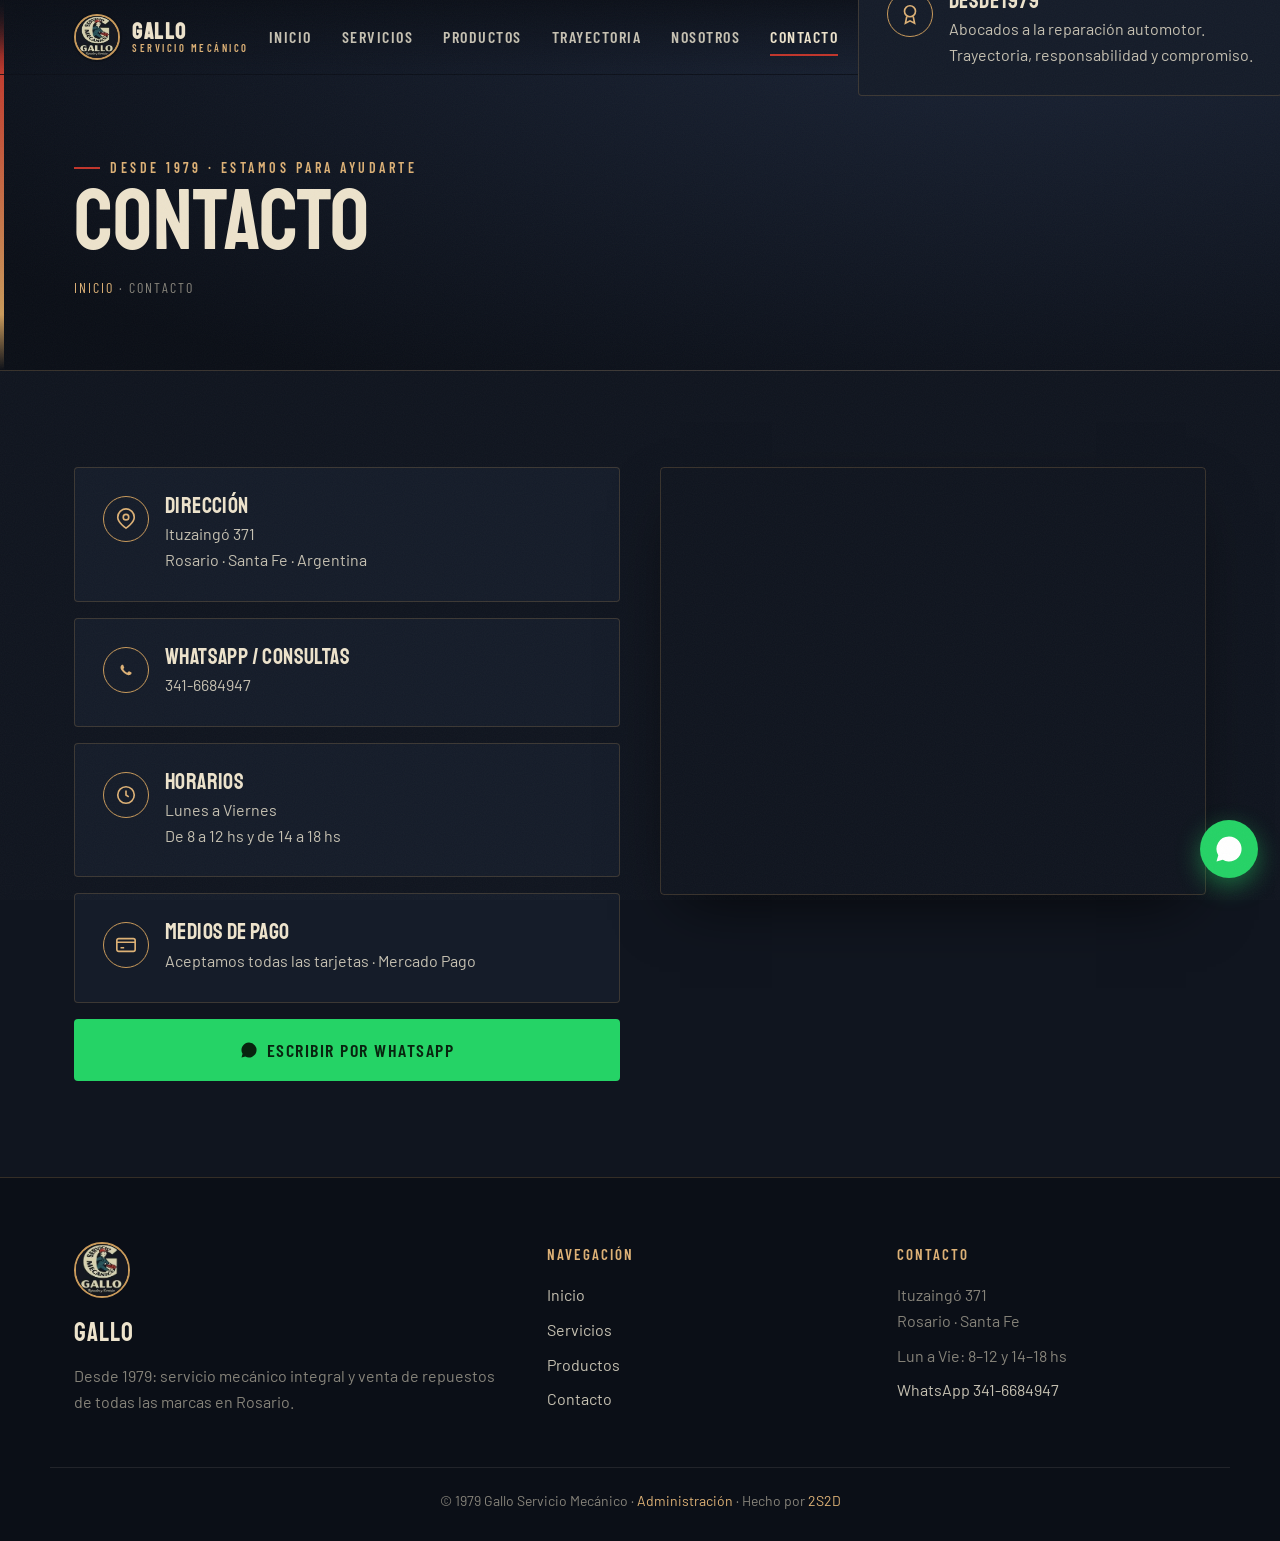
<file: contacto.html>
<!DOCTYPE html>
<html lang="es">
<head>
<meta charset="utf-8">
<meta name="viewport" content="width=device-width, initial-scale=1">
<title>Contacto | Gallo Servicio Mecánico Rosario · Ituzaingó 371</title>
<meta name="description" content="Contactá a Gallo Servicio Mecánico en Rosario, en el oficio desde 1979. Ituzaingó 371, Santa Fe. WhatsApp 341-6684947. Lunes a viernes de 8 a 12 y de 14 a 18 hs.">
<link rel="icon" href="assets/logo.jpg">
<link rel="preconnect" href="https://fonts.googleapis.com">
<link rel="preconnect" href="https://fonts.gstatic.com" crossorigin>
<link href="https://fonts.googleapis.com/css2?family=Staatliches&family=Barlow:wght@400;500;600;700&family=Barlow+Condensed:wght@500;600;700&family=Kaushan+Script&display=swap" rel="stylesheet">
<link rel="stylesheet" href="css/styles.css">
<style>
  .contact-grid{display:grid;grid-template-columns:1fr 1fr;gap:40px;align-items:start}
  @media(max-width:820px){.contact-grid{grid-template-columns:1fr}}
  .info-card{background:var(--navy-700);border:1px solid var(--line);border-radius:var(--radius);padding:28px;display:flex;gap:16px;align-items:flex-start;margin-bottom:16px}
  .info-card .ic{width:46px;height:46px;flex-shrink:0;display:grid;place-items:center;border:1.5px solid var(--gold);border-radius:50%;color:var(--gold-bright)}
  .info-card .ic svg{width:22px;height:22px}
  .info-card h3{font-size:22px;margin-bottom:4px}
  .info-card p,.info-card a{color:var(--cream-dim);text-decoration:none}
  .info-card a:hover{color:var(--gold-bright)}
  .map{border-radius:var(--radius);overflow:hidden;border:1px solid var(--line);box-shadow:var(--shadow-lg);min-height:420px}
  .map iframe{width:100%;height:100%;min-height:420px;border:0;filter:grayscale(.3) contrast(1.05)}
</style>
</head>
<body>

<header class="nav">
  <div class="wrap nav-inner">
    <a href="index.html" class="brand">
      <img src="assets/logo.jpg" alt="Logo Gallo Servicio Mecánico">
      <span class="brand-txt"><b>GALLO</b><span>Servicio Mecánico</span></span>
    </a>
    <nav class="nav-links" id="navLinks">
      <a href="index.html">Inicio</a>
      <a href="servicios.html">Servicios</a>
      <a href="productos.html">Productos</a>
      <a href="index.html#historia">Trayectoria</a>
      <a href="index.html#nosotros">Nosotros</a>
      <a href="contacto.html" class="active">Contacto</a>
    </nav>
    <div class="nav-cta">
      <div class="info-card">
        <div class="ic"><svg viewBox="0 0 24 24" fill="none" stroke="currentColor" stroke-width="1.8"><circle cx="12" cy="9" r="6"/><path d="M8.5 14.5L7 22l5-2.5L17 22l-1.5-7.5"/></svg></div>
        <div><h3>Desde 1979</h3><p>Abocados a la reparación automotor.<br>Trayectoria, responsabilidad y compromiso.</p></div>
      </div>
      <a class="btn btn-wa" href="https://wa.me/5493416684947?text=Hola%20Gallo!" target="_blank" rel="noopener">WhatsApp</a>
    </div>
    <button class="nav-toggle" id="navToggle" aria-label="Menú"><span></span><span></span><span></span></button>
  </div>
</header>

<section class="mini-hero">
  <div class="hero-accent"></div>
  <div class="wrap">
    <span class="eyebrow">Desde 1979 · Estamos para ayudarte</span>
    <h1>Contacto</h1>
    <p class="crumb"><a href="index.html">Inicio</a> · Contacto</p>
  </div>
</section>

<section class="section-pad">
  <div class="wrap contact-grid">
    <div class="reveal">
      <div class="info-card">
        <div class="ic"><svg viewBox="0 0 24 24" fill="none" stroke="currentColor" stroke-width="1.8"><path d="M21 10c0 6-9 12-9 12s-9-6-9-12a9 9 0 0118 0z"/><circle cx="12" cy="10" r="3"/></svg></div>
        <div><h3>Dirección</h3><p>Ituzaingó 371<br>Rosario · Santa Fe · Argentina</p></div>
      </div>
      <div class="info-card">
        <div class="ic"><svg viewBox="0 0 24 24" fill="currentColor"><path d="M17.5 14.4c-.3-.15-1.77-.87-2.04-.97-.27-.1-.47-.15-.67.15-.2.3-.77.97-.94 1.17-.17.2-.35.22-.65.07-.3-.15-1.26-.46-2.4-1.48-.89-.79-1.49-1.77-1.66-2.07-.17-.3-.02-.46.13-.61.13-.13.3-.35.45-.52.15-.17.2-.3.3-.5.1-.2.05-.37-.02-.52-.07-.15-.67-1.62-.92-2.22-.24-.58-.49-.5-.67-.51h-.57c-.2 0-.52.07-.8.37-.27.3-1.04 1.02-1.04 2.49s1.07 2.89 1.22 3.09c.15.2 2.1 3.2 5.08 4.49.71.31 1.26.49 1.69.62.71.23 1.36.2 1.87.12.57-.09 1.77-.72 2.02-1.42.25-.7.25-1.29.17-1.42-.07-.13-.27-.2-.57-.35z"/></svg></div>
        <div><h3>WhatsApp / Consultas</h3><a href="https://wa.me/5493416684947" target="_blank" rel="noopener">341-6684947</a></div>
      </div>
      <div class="info-card">
        <div class="ic"><svg viewBox="0 0 24 24" fill="none" stroke="currentColor" stroke-width="1.8"><circle cx="12" cy="12" r="9"/><path d="M12 7v5l3 2"/></svg></div>
        <div><h3>Horarios</h3><p>Lunes a Viernes<br>De 8 a 12 hs y de 14 a 18 hs</p></div>
      </div>
      <div class="info-card">
        <div class="ic"><svg viewBox="0 0 24 24" fill="none" stroke="currentColor" stroke-width="1.8"><rect x="2" y="5" width="20" height="14" rx="2"/><path d="M2 9h20M6 15h4"/></svg></div>
        <div><h3>Medios de pago</h3><p>Aceptamos todas las tarjetas · Mercado Pago</p></div>
      </div>
      <a class="btn btn-wa" style="width:100%;justify-content:center;font-size:18px;padding:16px" href="https://wa.me/5493416684947?text=Hola%20Gallo!%20Quiero%20hacer%20una%20consulta." target="_blank" rel="noopener">
        <svg viewBox="0 0 24 24" fill="currentColor"><path d="M12 2a10 10 0 00-8.6 15.06L2 22l5.06-1.33A10 10 0 1012 2z"/></svg>
        Escribir por WhatsApp
      </a>
    </div>
    <div class="map reveal" style="transition-delay:.08s">
      <iframe src="https://www.google.com/maps?q=Ituzaing%C3%B3%20371,%20Rosario,%20Santa%20Fe&output=embed" loading="lazy" title="Ubicación Gallo Servicio Mecánico"></iframe>
    </div>
  </div>
</section>

<footer class="footer">
  <div class="wrap footer-grid">
    <div class="footer-brand">
      <img src="assets/logo.jpg" alt="Gallo Servicio Mecánico">
      <p style="color:var(--cream);font-family:'Staatliches';font-size:26px;letter-spacing:1px">GALLO</p>
      <p>Desde 1979: servicio mecánico integral y venta de repuestos de todas las marcas en Rosario.</p>
    </div>
    <div><h4>Navegación</h4><a href="index.html">Inicio</a><a href="servicios.html">Servicios</a><a href="productos.html">Productos</a><a href="contacto.html">Contacto</a></div>
    <div><h4>Contacto</h4><p>Ituzaingó 371<br>Rosario · Santa Fe</p><p>Lun a Vie: 8–12 y 14–18 hs</p><a href="https://wa.me/5493416684947" target="_blank" rel="noopener">WhatsApp 341-6684947</a></div>
  </div>
  <div class="wrap footer-bottom">© 1979 Gallo Servicio Mecánico · <a href="admin.html">Administración</a> · Hecho por <a href="https://dossoles.netlify.app/" target="_blank" rel="noopener">2S2D</a></div>
</footer>

<a class="wa-float" href="https://wa.me/5493416684947?text=Hola%20Gallo!" target="_blank" rel="noopener" aria-label="WhatsApp"><svg viewBox="0 0 24 24" fill="currentColor"><path d="M17.5 14.4c-.3-.15-1.77-.87-2.04-.97-.27-.1-.47-.15-.67.15-.2.3-.77.97-.94 1.17-.17.2-.35.22-.65.07-.3-.15-1.26-.46-2.4-1.48-.89-.79-1.49-1.77-1.66-2.07-.17-.3-.02-.46.13-.61.13-.13.3-.35.45-.52.15-.17.2-.3.3-.5.1-.2.05-.37-.02-.52-.07-.15-.67-1.62-.92-2.22-.24-.58-.49-.5-.67-.51h-.57c-.2 0-.52.07-.8.37-.27.3-1.04 1.02-1.04 2.49s1.07 2.89 1.22 3.09c.15.2 2.1 3.2 5.08 4.49.71.31 1.26.49 1.69.62.71.23 1.36.2 1.87.12.57-.09 1.77-.72 2.02-1.42.25-.7.25-1.29.17-1.42-.07-.13-.27-.2-.57-.35zM12 2a10 10 0 00-8.6 15.06L2 22l5.06-1.33A10 10 0 1012 2z"/></svg></a>

<script src="js/site.js"></script>
</body>
</html>
</file>
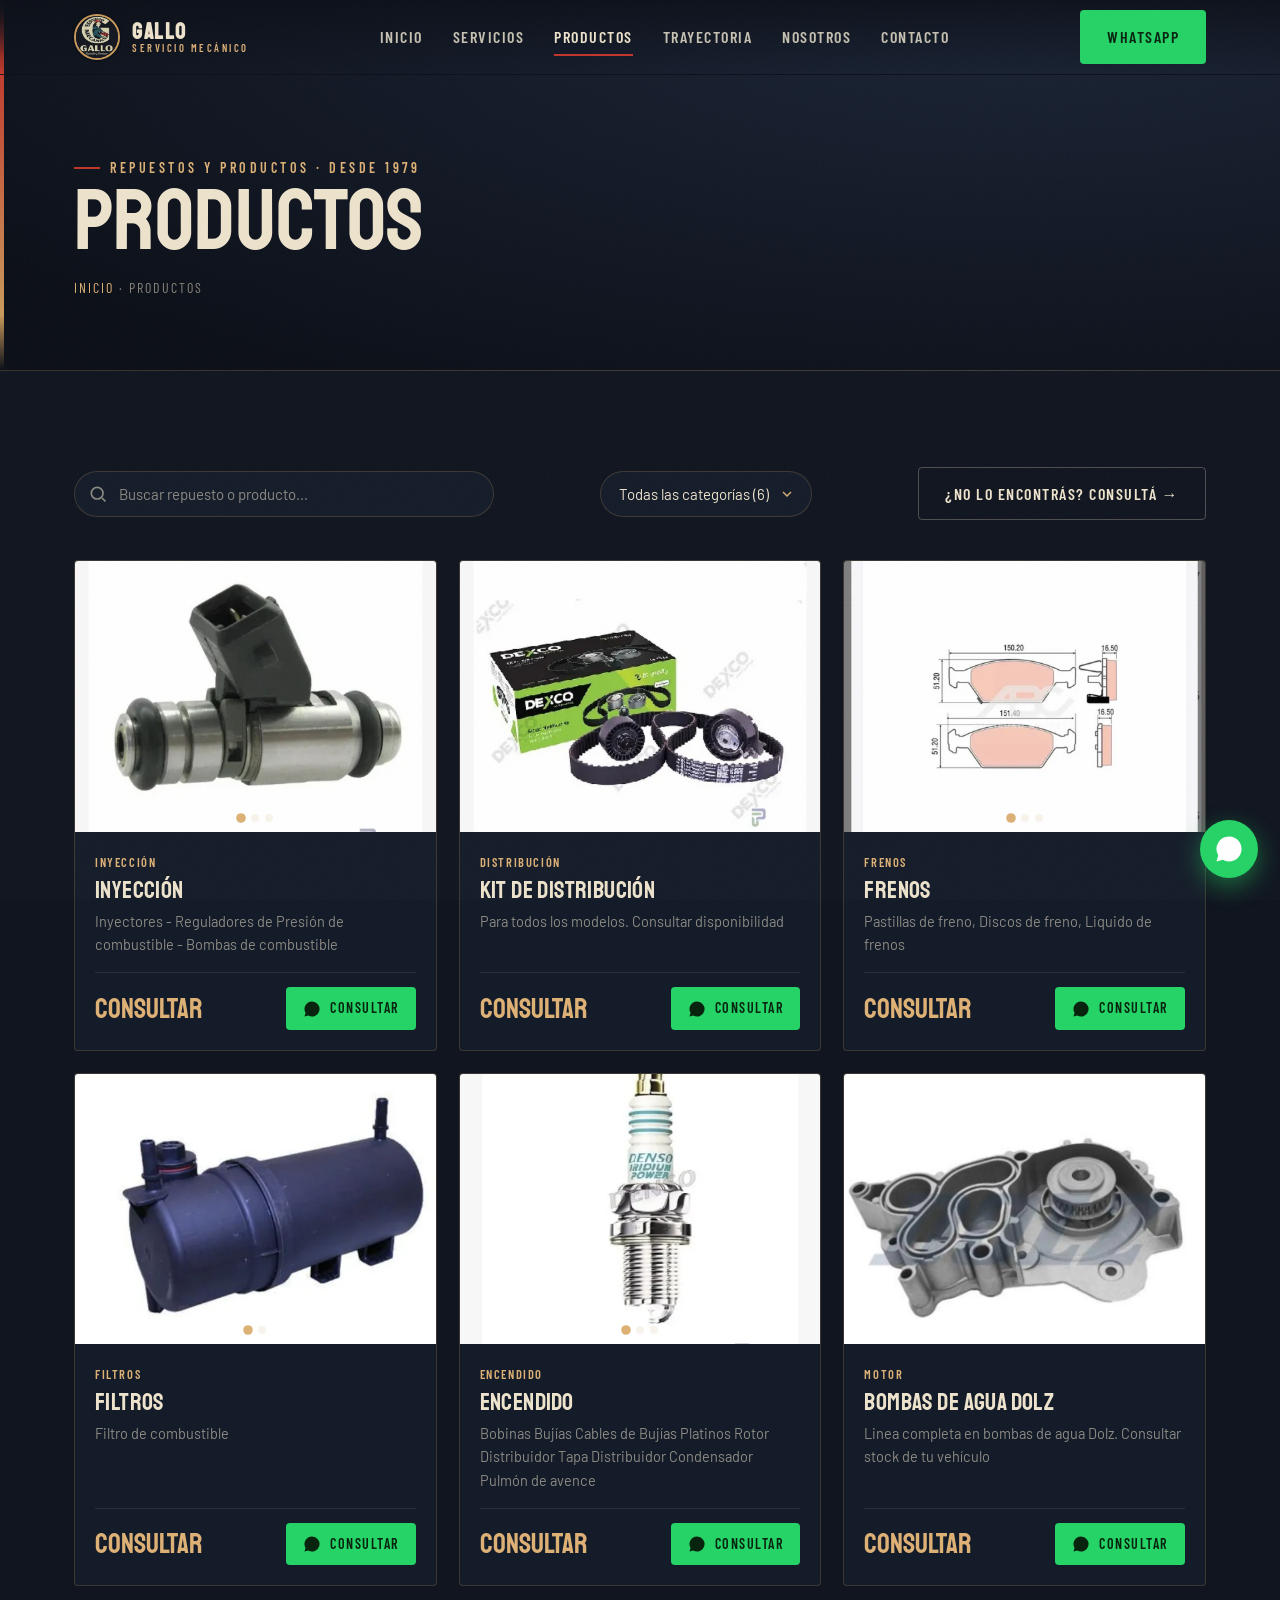
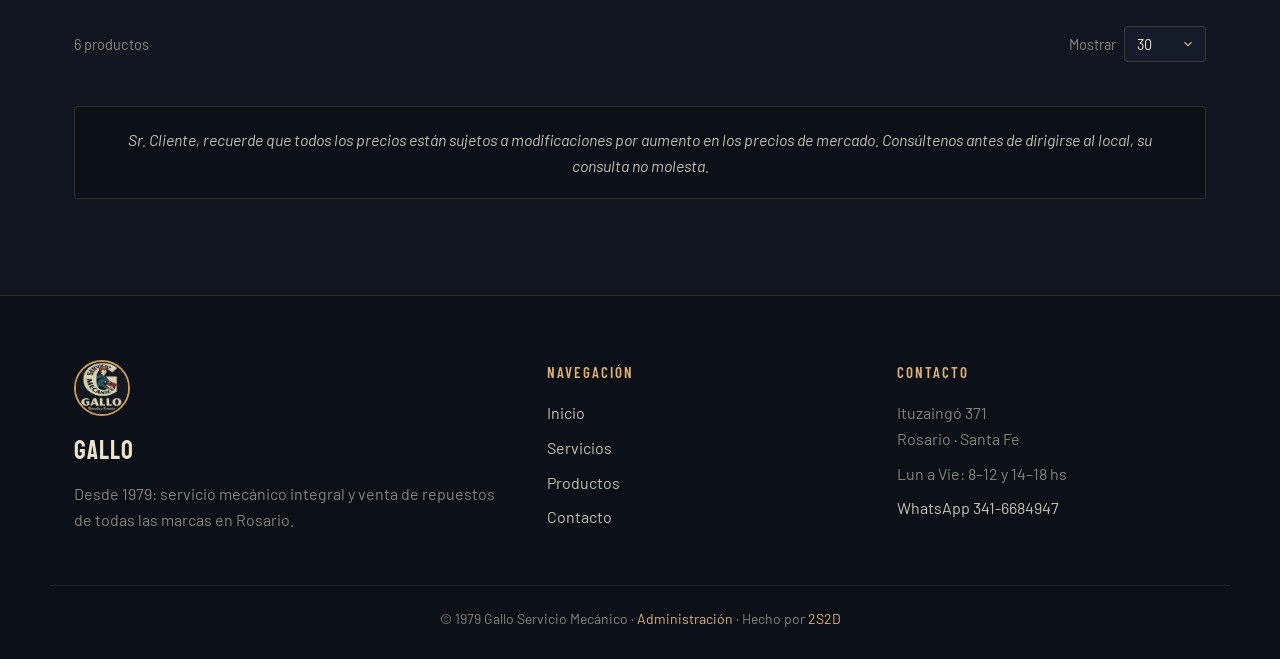
<file: productos.html>
<!DOCTYPE html>
<html lang="es">
<head>
<meta charset="utf-8">
<meta name="viewport" content="width=device-width, initial-scale=1">
<title>Productos y Repuestos | Gallo Servicio Mecánico Rosario</title>
<meta name="description" content="Repuestos y productos de Gallo en Rosario, taller con trayectoria desde 1979: todas las marcas nacionales e importados. Consultá precios y disponibilidad por WhatsApp.">
<link rel="icon" href="assets/logo.jpg">
<link rel="preconnect" href="https://fonts.googleapis.com">
<link rel="preconnect" href="https://fonts.gstatic.com" crossorigin>
<link href="https://fonts.googleapis.com/css2?family=Staatliches&family=Barlow:wght@400;500;600;700&family=Barlow+Condensed:wght@500;600;700&family=Kaushan+Script&display=swap" rel="stylesheet">
<link rel="stylesheet" href="css/styles.css">
<style>
  .toolbar{display:flex;gap:16px;align-items:center;justify-content:space-between;margin-bottom:40px;flex-wrap:wrap}
  .search-box{position:relative;flex:1;min-width:240px;max-width:420px}
  .search-box svg{position:absolute;left:14px;top:50%;transform:translateY(-50%);width:20px;height:20px;color:var(--cream-mute)}
  .search-box input{
    width:100%;padding:13px 16px 13px 44px;background:var(--navy-700);
    border:1px solid var(--line);border-radius:100px;color:var(--cream);
    font-family:'Barlow',sans-serif;font-size:15px;outline:none;transition:border-color .18s;
  }
  .search-box input:focus{border-color:var(--gold)}
  .search-box input::placeholder{color:var(--cream-mute)}

  /* Filtro por categoría, con el mismo look de píldora que el buscador */
  .filtro{position:relative}
  .filtro select{
    appearance:none;cursor:pointer;padding:13px 42px 13px 18px;background:var(--navy-700);
    border:1px solid var(--line);border-radius:100px;color:var(--cream);
    font-family:'Barlow',sans-serif;font-size:15px;outline:none;transition:border-color .18s;
    background-image:url("data:image/svg+xml,%3Csvg xmlns='http://www.w3.org/2000/svg' viewBox='0 0 24 24' fill='none' stroke='%23d9b478' stroke-width='2'%3E%3Cpath d='M6 9l6 6 6-6'/%3E%3C/svg%3E");
    background-repeat:no-repeat;background-position:right 16px center;background-size:16px;
  }
  .filtro select:focus{border-color:var(--gold)}
  .filtro select option{background:var(--navy-800);color:var(--cream)}

  /* Paginador */
  .pager{display:flex;align-items:center;justify-content:space-between;gap:18px;flex-wrap:wrap;margin-top:40px}
  .pager[hidden]{display:none}
  .pager-info{color:var(--cream-mute);font-size:14.5px}
  .pager-pages{display:flex;gap:6px;flex-wrap:wrap;order:2}
  .pager-pages button{
    min-width:40px;height:40px;padding:0 12px;background:var(--navy-700);border:1px solid var(--line);
    border-radius:var(--radius);color:var(--cream);font-family:'Barlow Condensed',sans-serif;
    font-size:16px;font-weight:600;letter-spacing:.5px;cursor:pointer;transition:.18s;
  }
  .pager-pages button:hover:not(:disabled){border-color:var(--gold);color:var(--gold-bright)}
  .pager-pages button[aria-current]{background:var(--gold);border-color:var(--gold);color:var(--navy-900)}
  /* La página actual está deshabilitada pero tiene que verse encendida:
     el apagado es solo para las flechas cuando no hay a dónde ir. */
  .pager-pages button:disabled{cursor:default}
  .pager-pages button:disabled:not([aria-current]){opacity:.35}
  .pager-pages .gap{align-self:center;color:var(--cream-mute);padding:0 2px}
  .pager-size{display:flex;align-items:center;gap:8px;color:var(--cream-mute);font-size:14.5px;order:3}
  .pager-size select{
    padding:8px 30px 8px 12px;background:var(--navy-700);border:1px solid var(--line);
    border-radius:var(--radius);color:var(--cream);font-family:'Barlow',sans-serif;font-size:14.5px;
    outline:none;cursor:pointer;appearance:none;
    background-image:url("data:image/svg+xml,%3Csvg xmlns='http://www.w3.org/2000/svg' viewBox='0 0 24 24' fill='none' stroke='%23d9b478' stroke-width='2'%3E%3Cpath d='M6 9l6 6 6-6'/%3E%3C/svg%3E");
    background-repeat:no-repeat;background-position:right 10px center;background-size:14px;
  }
  .pager-size select:focus{border-color:var(--gold)}
  .pager-size select option{background:var(--navy-800);color:var(--cream)}
  @media(max-width:560px){.pager{justify-content:center}.pager-info{order:1;width:100%;text-align:center}}

  .p-cat{font-family:'Barlow Condensed',sans-serif;text-transform:uppercase;letter-spacing:1.6px;
    font-size:12.5px;font-weight:600;color:var(--gold-bright);margin-bottom:6px}

  .p-grid{display:grid;grid-template-columns:repeat(auto-fill,minmax(270px,1fr));gap:22px}
  .p-card{background:var(--navy-700);border:1px solid var(--line);border-radius:var(--radius);overflow:hidden;display:flex;flex-direction:column;transition:.2s}
  .p-card:hover{transform:translateY(-4px);border-color:var(--gold);box-shadow:var(--shadow-md)}
  .p-media{position:relative;aspect-ratio:4/3;background:var(--navy-900);overflow:hidden}
  .p-media img{width:100%;height:100%;object-fit:cover;transition:transform .4s}
  .p-card:hover .p-media img{transform:scale(1.05)}
  .p-dots{position:absolute;bottom:10px;left:0;right:0;display:flex;gap:6px;justify-content:center}
  .p-dots span{width:8px;height:8px;border-radius:50%;background:rgba(237,227,204,.4);cursor:pointer;transition:.18s}
  .p-dots span.on{background:var(--gold-bright);transform:scale(1.2)}
  .p-body{padding:20px;display:flex;flex-direction:column;flex:1}
  .p-body h3{font-size:24px;margin-bottom:8px;line-height:1}
  .p-desc{color:var(--cream-mute);font-size:14.5px;flex:1;margin-bottom:16px;display:-webkit-box;-webkit-line-clamp:3;-webkit-box-orient:vertical;overflow:hidden}
  .p-foot{display:flex;align-items:center;justify-content:space-between;gap:12px;border-top:1px solid var(--line-soft);padding-top:14px}
  .p-price{font-family:'Staatliches',sans-serif;font-size:28px;color:var(--gold-bright);line-height:1}
  .p-foot .btn{padding:9px 16px;font-size:14px}

  #empty{display:none;text-align:center;padding:70px 0;color:var(--cream-mute)}
  .note{background:var(--navy-900);border:1px solid var(--line);border-radius:var(--radius);padding:20px 24px;margin-top:44px;color:var(--cream-dim);font-style:italic;text-align:center}
</style>
</head>
<body>

<header class="nav">
  <div class="wrap nav-inner">
    <a href="index.html" class="brand">
      <img src="assets/logo.jpg" alt="Logo Gallo Servicio Mecánico">
      <span class="brand-txt"><b>GALLO</b><span>Servicio Mecánico</span></span>
    </a>
    <nav class="nav-links" id="navLinks">
      <a href="index.html">Inicio</a>
      <a href="servicios.html">Servicios</a>
      <a href="productos.html" class="active">Productos</a>
      <a href="index.html#historia">Trayectoria</a>
      <a href="index.html#nosotros">Nosotros</a>
      <a href="contacto.html">Contacto</a>
    </nav>
    <div class="nav-cta">
      <a class="btn btn-wa" href="https://wa.me/5493416684947?text=Hola%20Gallo!" target="_blank" rel="noopener">WhatsApp</a>
    </div>
    <button class="nav-toggle" id="navToggle" aria-label="Menú"><span></span><span></span><span></span></button>
  </div>
</header>

<section class="mini-hero">
  <div class="hero-accent"></div>
  <div class="wrap">
    <span class="eyebrow">Repuestos y productos · Desde 1979</span>
    <h1>Productos</h1>
    <p class="crumb"><a href="index.html">Inicio</a> · Productos</p>
  </div>
</section>

<section class="section-pad">
  <div class="wrap">
    <div class="toolbar">
      <div class="search-box">
        <svg viewBox="0 0 24 24" fill="none" stroke="currentColor" stroke-width="2"><circle cx="11" cy="11" r="7"/><path d="M21 21l-4-4"/></svg>
        <input id="search" type="search" placeholder="Buscar repuesto o producto...">
      </div>
      <div class="filtro">
        <select id="cat-filter" aria-label="Filtrar por categoría">
          <option value="">Todas las categorías</option>
        </select>
      </div>
      <a class="btn btn-ghost" href="https://wa.me/5493416684947?text=Hola%20Gallo!%20Busco%20un%20repuesto." target="_blank" rel="noopener">¿No lo encontrás? Consultá →</a>
    </div>

    <div id="grid" class="p-grid"></div>
    <div id="empty">No hay productos que coincidan con tu búsqueda.</div>

    <div class="pager" id="pager" hidden>
      <span class="pager-info" id="pager-info"></span>
      <div class="pager-pages" id="pager-pages"></div>
      <label class="pager-size">
        Mostrar
        <select id="per-page">
          <option value="30">30</option>
          <option value="50">50</option>
          <option value="todos">Todos</option>
        </select>
      </label>
    </div>

    <p class="note">Sr. Cliente, recuerde que todos los precios están sujetos a modificaciones por aumento en los precios de mercado. Consúltenos antes de dirigirse al local, su consulta no molesta.</p>
  </div>
</section>

<footer class="footer">
  <div class="wrap footer-grid">
    <div class="footer-brand">
      <img src="assets/logo.jpg" alt="Gallo Servicio Mecánico">
      <p style="color:var(--cream);font-family:'Staatliches';font-size:26px;letter-spacing:1px">GALLO</p>
      <p>Desde 1979: servicio mecánico integral y venta de repuestos de todas las marcas en Rosario.</p>
    </div>
    <div><h4>Navegación</h4><a href="index.html">Inicio</a><a href="servicios.html">Servicios</a><a href="productos.html">Productos</a><a href="contacto.html">Contacto</a></div>
    <div><h4>Contacto</h4><p>Ituzaingó 371<br>Rosario · Santa Fe</p><p>Lun a Vie: 8–12 y 14–18 hs</p><a href="https://wa.me/5493416684947" target="_blank" rel="noopener">WhatsApp 341-6684947</a></div>
  </div>
  <div class="wrap footer-bottom">© 1979 Gallo Servicio Mecánico · <a href="admin.html">Administración</a> · Hecho por <a href="https://dossoles.netlify.app/" target="_blank" rel="noopener">2S2D</a></div>
</footer>

<a class="wa-float" href="https://wa.me/5493416684947?text=Hola%20Gallo!" target="_blank" rel="noopener" aria-label="WhatsApp"><svg viewBox="0 0 24 24" fill="currentColor"><path d="M17.5 14.4c-.3-.15-1.77-.87-2.04-.97-.27-.1-.47-.15-.67.15-.2.3-.77.97-.94 1.17-.17.2-.35.22-.65.07-.3-.15-1.26-.46-2.4-1.48-.89-.79-1.49-1.77-1.66-2.07-.17-.3-.02-.46.13-.61.13-.13.3-.35.45-.52.15-.17.2-.3.3-.5.1-.2.05-.37-.02-.52-.07-.15-.67-1.62-.92-2.22-.24-.58-.49-.5-.67-.51h-.57c-.2 0-.52.07-.8.37-.27.3-1.04 1.02-1.04 2.49s1.07 2.89 1.22 3.09c.15.2 2.1 3.2 5.08 4.49.71.31 1.26.49 1.69.62.71.23 1.36.2 1.87.12.57-.09 1.77-.72 2.02-1.42.25-.7.25-1.29.17-1.42-.07-.13-.27-.2-.57-.35zM12 2a10 10 0 00-8.6 15.06L2 22l5.06-1.33A10 10 0 1012 2z"/></svg></a>

<script src="js/site.js"></script>
<script type="module" src="js/products.js"></script>
</body>
</html>
</file>
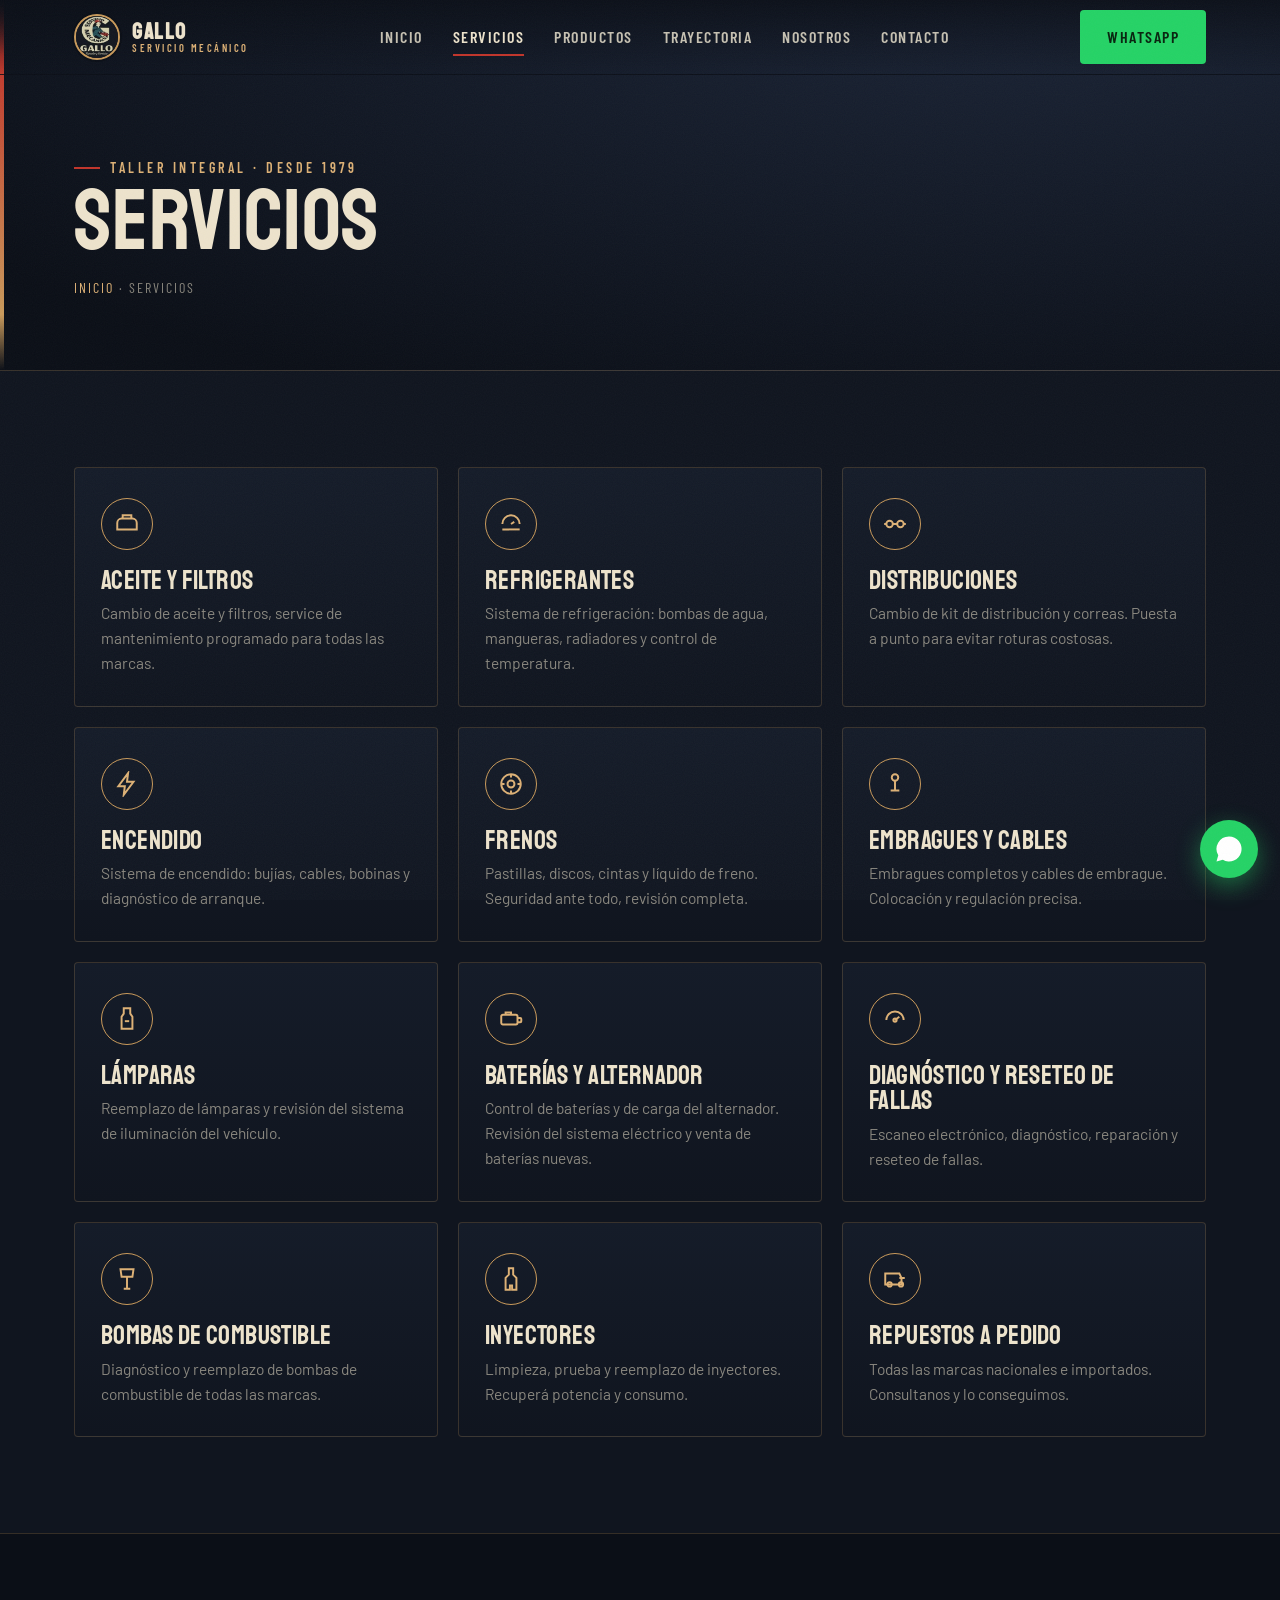
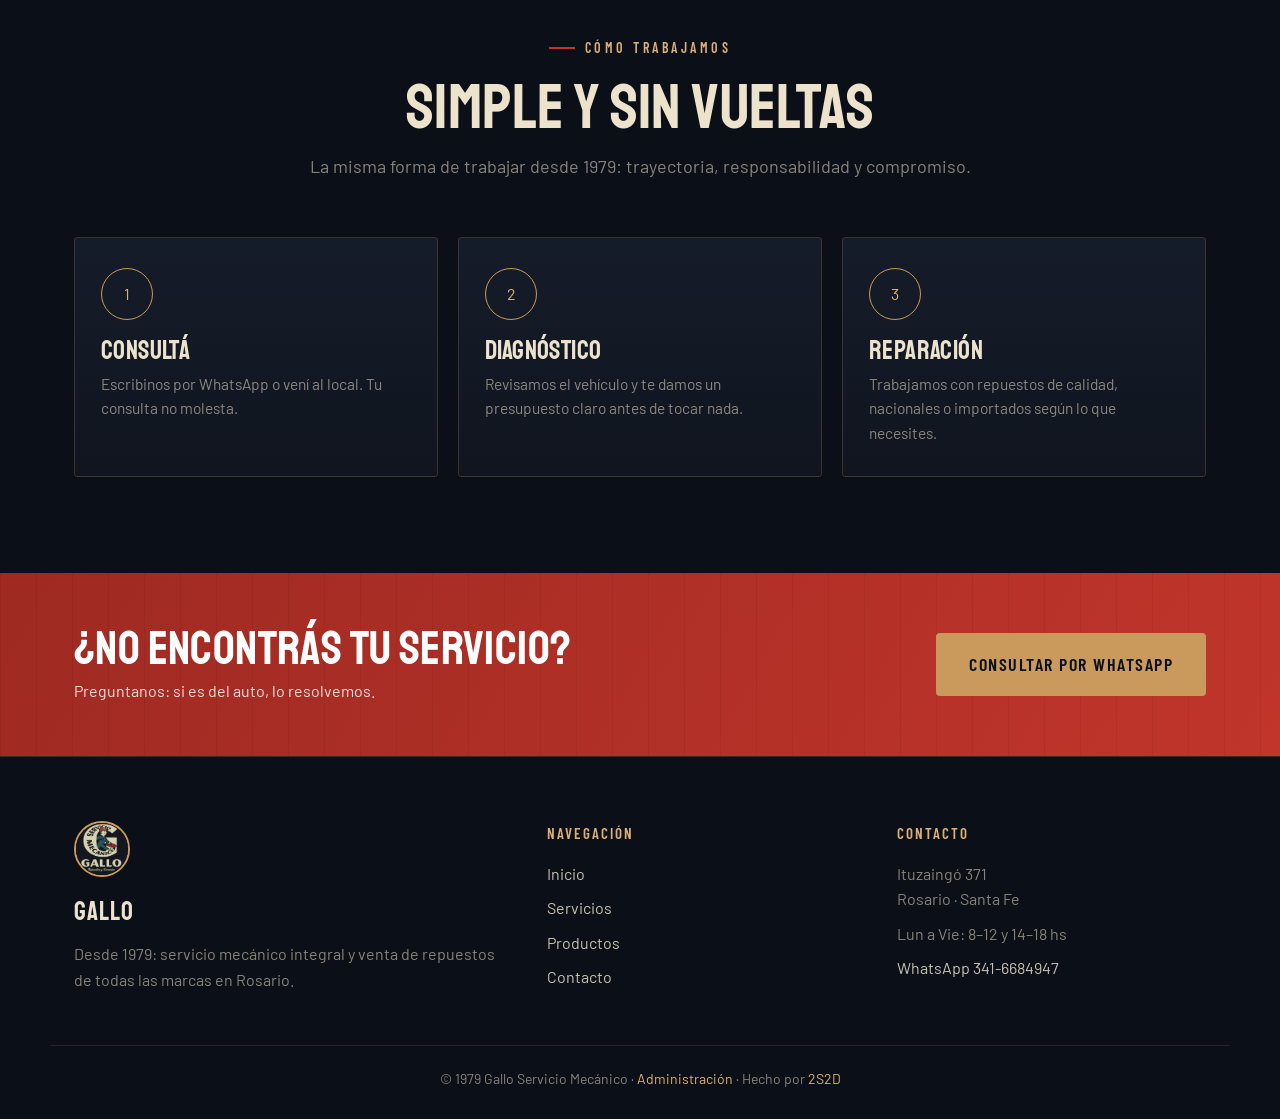
<file: servicios.html>
<!DOCTYPE html>
<html lang="es">
<head>
<meta charset="utf-8">
<meta name="viewport" content="width=device-width, initial-scale=1">
<title>Servicios | Gallo Servicio Mecánico Rosario</title>
<meta name="description" content="Todos los servicios del taller Gallo en Rosario, desde 1979: aceite, filtros, frenos, embragues, distribución, inyectores, diagnóstico y reseteo de fallas, baterías y más.">
<link rel="icon" href="assets/logo.jpg">
<link rel="preconnect" href="https://fonts.googleapis.com">
<link rel="preconnect" href="https://fonts.gstatic.com" crossorigin>
<link href="https://fonts.googleapis.com/css2?family=Staatliches&family=Barlow:wght@400;500;600;700&family=Barlow+Condensed:wght@500;600;700&family=Kaushan+Script&display=swap" rel="stylesheet">
<link rel="stylesheet" href="css/styles.css">
</head>
<body>

<header class="nav">
  <div class="wrap nav-inner">
    <a href="index.html" class="brand">
      <img src="assets/logo.jpg" alt="Logo Gallo Servicio Mecánico">
      <span class="brand-txt"><b>GALLO</b><span>Servicio Mecánico</span></span>
    </a>
    <nav class="nav-links" id="navLinks">
      <a href="index.html">Inicio</a>
      <a href="servicios.html" class="active">Servicios</a>
      <a href="productos.html">Productos</a>
      <a href="index.html#historia">Trayectoria</a>
      <a href="index.html#nosotros">Nosotros</a>
      <a href="contacto.html">Contacto</a>
    </nav>
    <div class="nav-cta">
      <a class="btn btn-wa" href="https://wa.me/5493416684947?text=Hola%20Gallo!%20Quiero%20una%20consulta." target="_blank" rel="noopener">WhatsApp</a>
    </div>
    <button class="nav-toggle" id="navToggle" aria-label="Menú"><span></span><span></span><span></span></button>
  </div>
</header>

<section class="mini-hero">
  <div class="hero-accent"></div>
  <div class="wrap">
    <span class="eyebrow">Taller integral · Desde 1979</span>
    <h1>Servicios</h1>
    <p class="crumb"><a href="index.html">Inicio</a> · Servicios</p>
  </div>
</section>

<!-- Bloques de servicio -->
<section class="section-pad">
  <div class="wrap">
    <div class="svc-grid">
      <article class="svc reveal"><div class="svc-ico"><svg viewBox="0 0 24 24" fill="none" stroke="currentColor" stroke-width="1.8"><path d="M7 7h10a4 4 0 014 4v6H3v-6a4 4 0 014-4z"/><path d="M8 7V4h8v3"/></svg></div><h3>Aceite y filtros</h3><p>Cambio de aceite y filtros, service de mantenimiento programado para todas las marcas.</p></article>
      <article class="svc reveal" style="transition-delay:.05s"><div class="svc-ico"><svg viewBox="0 0 24 24" fill="none" stroke="currentColor" stroke-width="1.8"><path d="M4 12a8 8 0 0116 0M12 12l3-2"/><path d="M4 17h16"/></svg></div><h3>Refrigerantes</h3><p>Sistema de refrigeración: bombas de agua, mangueras, radiadores y control de temperatura.</p></article>
      <article class="svc reveal" style="transition-delay:.1s"><div class="svc-ico"><svg viewBox="0 0 24 24" fill="none" stroke="currentColor" stroke-width="1.8"><circle cx="7" cy="12" r="3"/><circle cx="17" cy="12" r="3"/><path d="M10 12h4M2 12h2M20 12h2"/></svg></div><h3>Distribuciones</h3><p>Cambio de kit de distribución y correas. Puesta a punto para evitar roturas costosas.</p></article>
      <article class="svc reveal"><div class="svc-ico"><svg viewBox="0 0 24 24" fill="none" stroke="currentColor" stroke-width="1.8"><path d="M13 2L4 14h6l-1 8 9-12h-6z"/></svg></div><h3>Encendido</h3><p>Sistema de encendido: bujías, cables, bobinas y diagnóstico de arranque.</p></article>
      <article class="svc reveal" style="transition-delay:.05s"><div class="svc-ico"><svg viewBox="0 0 24 24" fill="none" stroke="currentColor" stroke-width="1.8"><circle cx="12" cy="12" r="9"/><circle cx="12" cy="12" r="3.2"/><path d="M12 3v3M12 18v3M3 12h3M18 12h3"/></svg></div><h3>Frenos</h3><p>Pastillas, discos, cintas y líquido de freno. Seguridad ante todo, revisión completa.</p></article>
      <article class="svc reveal" style="transition-delay:.1s"><div class="svc-ico"><svg viewBox="0 0 24 24" fill="none" stroke="currentColor" stroke-width="1.8"><circle cx="12" cy="6" r="3"/><path d="M12 9v9M8 18h8"/></svg></div><h3>Embragues y cables</h3><p>Embragues completos y cables de embrague. Colocación y regulación precisa.</p></article>
      <article class="svc reveal"><div class="svc-ico"><svg viewBox="0 0 24 24" fill="none" stroke="currentColor" stroke-width="1.8"><path d="M9 2h6v5l2 3v11H7V10l2-3z"/><path d="M10 14h4"/></svg></div><h3>Lámparas</h3><p>Reemplazo de lámparas y revisión del sistema de iluminación del vehículo.</p></article>
      <article class="svc reveal" style="transition-delay:.05s"><div class="svc-ico"><svg viewBox="0 0 24 24" fill="none" stroke="currentColor" stroke-width="1.8"><rect x="3" y="8" width="15" height="9" rx="1.5"/><path d="M18 11h2.5a1 1 0 011 1v2a1 1 0 01-1 1H18M7 8V6h5v2"/></svg></div><h3>Baterías y alternador</h3><p>Control de baterías y de carga del alternador. Revisión del sistema eléctrico y venta de baterías nuevas.</p></article>
      <article class="svc reveal" style="transition-delay:.1s"><div class="svc-ico"><svg viewBox="0 0 24 24" fill="none" stroke="currentColor" stroke-width="1.8"><path d="M4 13a8 8 0 0116 0"/><path d="M12 13l4-3"/><circle cx="12" cy="13" r="1.5"/></svg></div><h3>Diagnóstico y reseteo de fallas</h3><p>Escaneo electrónico, diagnóstico, reparación y reseteo de fallas.</p></article>
      <article class="svc reveal"><div class="svc-ico"><svg viewBox="0 0 24 24" fill="none" stroke="currentColor" stroke-width="1.8"><path d="M6 3h12l-1 7H7z"/><path d="M12 10v11M9 21h6"/></svg></div><h3>Bombas de combustible</h3><p>Diagnóstico y reemplazo de bombas de combustible de todas las marcas.</p></article>
      <article class="svc reveal" style="transition-delay:.05s"><div class="svc-ico"><svg viewBox="0 0 24 24" fill="none" stroke="currentColor" stroke-width="1.8"><path d="M10 2h4v6l3 3v11h-4v-4h-2v4H7V11l3-3z"/></svg></div><h3>Inyectores</h3><p>Limpieza, prueba y reemplazo de inyectores. Recuperá potencia y consumo.</p></article>
      <article class="svc reveal" style="transition-delay:.1s"><div class="svc-ico"><svg viewBox="0 0 24 24" fill="none" stroke="currentColor" stroke-width="1.8"><path d="M3 7h13l2 4v6H3zM16 11h5"/><circle cx="17.5" cy="17" r="2"/><circle cx="7" cy="17" r="2"/></svg></div><h3>Repuestos a pedido</h3><p>Todas las marcas nacionales e importados. Consultanos y lo conseguimos.</p></article>
    </div>
  </div>
</section>

<!-- Cómo trabajamos -->
<section class="section-pad bg-900" style="border-top:1px solid var(--line)">
  <div class="wrap">
    <div class="sec-head center reveal"><span class="eyebrow">Cómo trabajamos</span><h2>Simple y sin vueltas</h2><p>La misma forma de trabajar desde 1979: trayectoria, responsabilidad y compromiso.</p></div>
    <div class="svc-grid">
      <article class="svc reveal"><div class="svc-ico">1</div><h3>Consultá</h3><p>Escribinos por WhatsApp o vení al local. Tu consulta no molesta.</p></article>
      <article class="svc reveal" style="transition-delay:.05s"><div class="svc-ico">2</div><h3>Diagnóstico</h3><p>Revisamos el vehículo y te damos un presupuesto claro antes de tocar nada.</p></article>
      <article class="svc reveal" style="transition-delay:.1s"><div class="svc-ico">3</div><h3>Reparación</h3><p>Trabajamos con repuestos de calidad, nacionales o importados según lo que necesites.</p></article>
    </div>
  </div>
</section>

<section class="cta-strip">
  <div class="wrap">
    <div><h2>¿No encontrás tu servicio?</h2><p>Preguntanos: si es del auto, lo resolvemos.</p></div>
    <a class="btn btn-gold" href="https://wa.me/5493416684947?text=Hola%20Gallo!%20Tengo%20una%20consulta%20sobre%20un%20servicio." target="_blank" rel="noopener" style="font-size:18px;padding:16px 32px">Consultar por WhatsApp</a>
  </div>
</section>

<footer class="footer">
  <div class="wrap footer-grid">
    <div class="footer-brand">
      <img src="assets/logo.jpg" alt="Gallo Servicio Mecánico">
      <p style="color:var(--cream);font-family:'Staatliches';font-size:26px;letter-spacing:1px">GALLO</p>
      <p>Desde 1979: servicio mecánico integral y venta de repuestos de todas las marcas en Rosario.</p>
    </div>
    <div><h4>Navegación</h4><a href="index.html">Inicio</a><a href="servicios.html">Servicios</a><a href="productos.html">Productos</a><a href="contacto.html">Contacto</a></div>
    <div><h4>Contacto</h4><p>Ituzaingó 371<br>Rosario · Santa Fe</p><p>Lun a Vie: 8–12 y 14–18 hs</p><a href="https://wa.me/5493416684947" target="_blank" rel="noopener">WhatsApp 341-6684947</a></div>
  </div>
  <div class="wrap footer-bottom">© 1979 Gallo Servicio Mecánico · <a href="admin.html">Administración</a> · Hecho por <a href="https://dossoles.netlify.app/" target="_blank" rel="noopener">2S2D</a></div>
</footer>

<a class="wa-float" href="https://wa.me/5493416684947?text=Hola%20Gallo!" target="_blank" rel="noopener" aria-label="WhatsApp"><svg viewBox="0 0 24 24" fill="currentColor"><path d="M17.5 14.4c-.3-.15-1.77-.87-2.04-.97-.27-.1-.47-.15-.67.15-.2.3-.77.97-.94 1.17-.17.2-.35.22-.65.07-.3-.15-1.26-.46-2.4-1.48-.89-.79-1.49-1.77-1.66-2.07-.17-.3-.02-.46.13-.61.13-.13.3-.35.45-.52.15-.17.2-.3.3-.5.1-.2.05-.37-.02-.52-.07-.15-.67-1.62-.92-2.22-.24-.58-.49-.5-.67-.51h-.57c-.2 0-.52.07-.8.37-.27.3-1.04 1.02-1.04 2.49s1.07 2.89 1.22 3.09c.15.2 2.1 3.2 5.08 4.49.71.31 1.26.49 1.69.62.71.23 1.36.2 1.87.12.57-.09 1.77-.72 2.02-1.42.25-.7.25-1.29.17-1.42-.07-.13-.27-.2-.57-.35zM12 2a10 10 0 00-8.6 15.06L2 22l5.06-1.33A10 10 0 1012 2z"/></svg></a>

<script src="js/site.js"></script>
</body>
</html>
</file>
<file: css/styles.css>
/* ======================================================================
   GALLO · Servicio Mecánico — Sistema de diseño
   Estética: vintage garage / automotor retro
   Navy profundo · crema · rojo insignia · dorado ala
   ====================================================================== */

/* ---------- Tokens ---------- */
:root{
  --navy-900:#0B0F17;
  --navy-800:#10151F;
  --navy-700:#151C29;
  --navy-600:#1B2434;
  --navy-500:#232E42;
  --line:rgba(201,154,91,.22);      /* hairline dorada */
  --line-soft:rgba(237,227,204,.10);

  --cream:#EDE3CC;
  --cream-dim:#C6C1B2;
  --cream-mute:rgba(237,227,204,.55);

  --red:#C1352B;
  --red-bright:#D8422F;
  --red-deep:#9E2A22;

  --gold:#C99A5B;
  --gold-bright:#DDB176;

  --wa:#25D366;
  --wa-dark:#1DAE55;

  --shadow-lg:0 24px 60px -20px rgba(0,0,0,.7);
  --shadow-md:0 12px 30px -12px rgba(0,0,0,.6);

  --maxw:1180px;
  --radius:4px;
}

/* ---------- Reset ---------- */
*,*::before,*::after{box-sizing:border-box;margin:0;padding:0}
html{scroll-behavior:smooth;-webkit-text-size-adjust:100%}
body{
  font-family:'Barlow',system-ui,sans-serif;
  color:var(--cream);
  background:var(--navy-800);
  line-height:1.6;
  overflow-x:hidden;
  -webkit-font-smoothing:antialiased;
}
img{max-width:100%;display:block}
a{color:inherit}

/* Grano/textura sutil global */
body::before{
  content:"";
  position:fixed;inset:0;z-index:9999;pointer-events:none;opacity:.035;
  background-image:url("data:image/svg+xml,%3Csvg xmlns='http://www.w3.org/2000/svg' width='140' height='140'%3E%3Cfilter id='n'%3E%3CfeTurbulence type='fractalNoise' baseFrequency='0.9' numOctaves='2'/%3E%3C/filter%3E%3Crect width='100%25' height='100%25' filter='url(%23n)'/%3E%3C/svg%3E");
}

/* ---------- Tipografía ---------- */
.display{font-family:'Staatliches',sans-serif;font-weight:400;letter-spacing:.5px;line-height:.95;text-transform:uppercase}
.script{font-family:'Kaushan Script',cursive;font-weight:400}
.cond{font-family:'Barlow Condensed',sans-serif}

h1,h2,h3{font-family:'Staatliches',sans-serif;font-weight:400;line-height:.98;text-transform:uppercase;letter-spacing:.4px;color:var(--cream)}

.eyebrow{
  font-family:'Barlow Condensed',sans-serif;
  text-transform:uppercase;letter-spacing:3.5px;font-weight:600;
  font-size:14px;color:var(--gold-bright);
  display:inline-flex;align-items:center;gap:10px;
}
.eyebrow::before{content:"";width:26px;height:2px;background:var(--red);display:inline-block}

/* ---------- Layout ---------- */
.wrap{max-width:var(--maxw);margin:0 auto;padding:0 24px;width:100%}
section{position:relative}
.section-pad{padding:96px 0}
.center{text-align:center}

/* ---------- Botones ---------- */
.btn{
  display:inline-flex;align-items:center;gap:9px;
  font-family:'Barlow Condensed',sans-serif;
  text-transform:uppercase;letter-spacing:1.5px;font-weight:600;font-size:16px;
  padding:13px 26px;border-radius:var(--radius);text-decoration:none;
  border:1.5px solid transparent;cursor:pointer;transition:.18s ease;
  white-space:nowrap;
}
.btn-red{background:var(--red);color:#fff}
.btn-red:hover{background:var(--red-bright);transform:translateY(-1px)}
.btn-wa{background:var(--wa);color:#08240f}
.btn-wa:hover{background:var(--wa-dark);color:#fff;transform:translateY(-1px)}
.btn-ghost{background:transparent;color:var(--cream);border-color:rgba(237,227,204,.28)}
.btn-ghost:hover{border-color:var(--gold);color:var(--gold-bright)}
.btn-gold{background:var(--gold);color:var(--navy-900)}
.btn-gold:hover{background:var(--gold-bright)}
.btn svg{width:18px;height:18px;flex-shrink:0}

/* ---------- Nav ---------- */
.nav{
  position:fixed;top:0;left:0;right:0;z-index:100;
  transition:background .3s,box-shadow .3s,border-color .3s;
  background:linear-gradient(180deg,rgba(11,15,23,.85),rgba(11,15,23,0));
  border-bottom:1px solid transparent;
}
.nav.scrolled{
  background:rgba(11,15,23,.96);
  backdrop-filter:blur(10px);
  border-bottom:1px solid var(--line);
  box-shadow:0 8px 30px -18px #000;
}
.nav-inner{display:flex;align-items:center;justify-content:space-between;gap:20px;height:74px}
.brand{display:flex;align-items:center;gap:12px;text-decoration:none;flex-shrink:0}
.brand img{height:46px;width:46px;object-fit:cover;border-radius:50%;border:2px solid var(--gold);box-shadow:0 0 0 2px var(--navy-900)}
.brand-txt{display:flex;flex-direction:column;line-height:1}
.brand-txt b{font-family:'Staatliches',sans-serif;font-size:22px;letter-spacing:1.5px;color:var(--cream)}
.brand-txt span{font-family:'Barlow Condensed',sans-serif;font-size:10.5px;letter-spacing:2.5px;text-transform:uppercase;color:var(--gold-bright);font-weight:600}
.nav-links{display:flex;align-items:center;gap:30px}
.nav-links a{
  text-decoration:none;color:var(--cream-dim);
  font-family:'Barlow Condensed',sans-serif;text-transform:uppercase;
  letter-spacing:1.5px;font-weight:600;font-size:16px;transition:color .18s;position:relative;
}
.nav-links a::after{content:"";position:absolute;left:0;bottom:-6px;height:2px;width:0;background:var(--red);transition:width .22s}
.nav-links a:hover{color:var(--cream)}
.nav-links a:hover::after,.nav-links a.active::after{width:100%}
.nav-links a.active{color:var(--cream)}
.nav-cta{display:flex;align-items:center;gap:12px;flex-shrink:0}
.nav-toggle{display:none;background:none;border:0;cursor:pointer;padding:6px}
.nav-toggle span{display:block;width:26px;height:2px;background:var(--cream);margin:5px 0;transition:.25s}

@media(max-width:1080px){.nav-links{gap:20px}}

@media(max-width:900px){
  .nav-links{
    position:fixed;inset:74px 0 auto 0;flex-direction:column;gap:0;
    background:rgba(11,15,23,.98);backdrop-filter:blur(10px);
    border-bottom:1px solid var(--line);
    max-height:0;overflow:hidden;transition:max-height .3s ease;
  }
  .nav-links.open{max-height:440px}
  .nav-links a{padding:16px 24px;width:100%;border-bottom:1px solid var(--line-soft);font-size:19px}
  .nav-toggle{display:block}
  .nav-cta .btn{display:none}
}

/* ---------- Winged badge (SVG usa currentColor) ---------- */
.badge-wing{color:var(--gold)}

/* ---------- Hero ---------- */
.hero{
  min-height:100vh;display:flex;align-items:center;position:relative;overflow:hidden;
  background:radial-gradient(120% 90% at 70% 10%,#1b2436 0%,var(--navy-800) 45%,var(--navy-900) 100%);
}
.hero-grid-lines{
  position:absolute;inset:0;pointer-events:none;opacity:.5;
  background-image:linear-gradient(var(--line-soft) 1px,transparent 1px),linear-gradient(90deg,var(--line-soft) 1px,transparent 1px);
  background-size:64px 64px;
  mask-image:radial-gradient(70% 60% at 30% 40%,#000,transparent 80%);
}
.hero-accent{position:absolute;left:0;top:0;bottom:0;width:4px;background:linear-gradient(180deg,transparent,var(--red) 15%,var(--gold) 85%,transparent)}
.hero-content{position:relative;z-index:3;padding:120px 0 70px}
.hero h1{font-size:clamp(52px,9vw,120px);color:var(--cream);text-shadow:0 3px 0 rgba(0,0,0,.25)}
.hero h1 .accent{color:var(--red-bright)}
.hero .lead{max-width:540px;color:var(--cream-mute);font-size:clamp(17px,2vw,20px);margin:22px 0 34px;line-height:1.55}
.hero-cta{display:flex;gap:14px;flex-wrap:wrap}
.hero-badge-deco{
  position:absolute;right:-40px;top:50%;transform:translateY(-50%);
  width:min(46vw,560px);opacity:.13;z-index:1;color:var(--gold);pointer-events:none;
}
@media(max-width:760px){.hero-badge-deco{display:none}}

/* ---------- Stat strip ---------- */
.stats{background:var(--navy-900);border-top:1px solid var(--line);border-bottom:1px solid var(--line)}
.stats-grid{display:grid;grid-template-columns:repeat(4,1fr)}
.stat{padding:36px 20px;text-align:center;border-right:1px solid var(--line-soft)}
.stat:last-child{border-right:0}
.stat b{display:block;font-family:'Staatliches',sans-serif;font-size:46px;color:var(--gold-bright);line-height:1}
.stat span{font-family:'Barlow Condensed',sans-serif;text-transform:uppercase;letter-spacing:2px;font-size:14px;color:var(--cream-dim);font-weight:600}
@media(max-width:720px){.stats-grid{grid-template-columns:repeat(2,1fr)}.stat:nth-child(2){border-right:0}.stat{border-bottom:1px solid var(--line-soft)}}

/* ---------- Section heading ---------- */
.sec-head{max-width:720px;margin-bottom:56px}
.sec-head.center{margin-left:auto;margin-right:auto}
.sec-head h2{font-size:clamp(38px,5.5vw,64px);margin:16px 0 14px}
.sec-head p{color:var(--cream-mute);font-size:18px}

/* ---------- Cards de servicio ---------- */
.svc-grid{display:grid;grid-template-columns:repeat(3,1fr);gap:20px}
@media(max-width:900px){.svc-grid{grid-template-columns:repeat(2,1fr)}}
@media(max-width:560px){.svc-grid{grid-template-columns:1fr}}
.svc{
  background:linear-gradient(180deg,var(--navy-700),var(--navy-800));
  border:1px solid var(--line);border-radius:var(--radius);padding:30px 26px;
  transition:.2s;position:relative;overflow:hidden;
}
.svc::before{content:"";position:absolute;left:0;top:0;height:3px;width:0;background:var(--red);transition:width .3s}
.svc:hover{transform:translateY(-4px);border-color:var(--gold);box-shadow:var(--shadow-md)}
.svc:hover::before{width:100%}
.svc-ico{width:52px;height:52px;display:grid;place-items:center;border:1.5px solid var(--gold);border-radius:50%;color:var(--gold-bright);margin-bottom:18px}
.svc-ico svg{width:26px;height:26px}
.svc h3{font-size:26px;margin-bottom:8px}
.svc p{color:var(--cream-mute);font-size:15.5px}

/* ---------- Lista de servicios (chips) ---------- */
.svc-chips{display:flex;flex-wrap:wrap;gap:12px;justify-content:center}
.chip{
  font-family:'Barlow Condensed',sans-serif;text-transform:uppercase;letter-spacing:1.2px;
  font-weight:600;font-size:16px;color:var(--cream);
  background:var(--navy-700);border:1px solid var(--line);border-radius:100px;
  padding:9px 20px;transition:.18s;
}
.chip:hover{background:var(--red);border-color:var(--red);color:#fff}

/* ---------- Split (nosotros) ---------- */
.split{display:grid;grid-template-columns:1.05fr .95fr;gap:56px;align-items:center}
@media(max-width:860px){.split{grid-template-columns:1fr;gap:32px}}
.split-media{position:relative}
.split-media img{border-radius:var(--radius);border:1px solid var(--line);box-shadow:var(--shadow-lg)}
.split-media .frame{position:absolute;inset:-14px -14px auto auto;width:70%;height:70%;border:2px solid var(--gold);border-radius:var(--radius);z-index:-1}
.split h2{font-size:clamp(34px,5vw,56px);margin-bottom:18px}
.split p{color:var(--cream-mute);margin-bottom:16px;font-size:17px}
.split ul{list-style:none;display:grid;gap:12px;margin:22px 0}
.split li{display:flex;gap:12px;align-items:flex-start;color:var(--cream-dim)}
.split li svg{width:22px;height:22px;color:var(--gold-bright);flex-shrink:0;margin-top:2px}

/* ---------- Franja CTA ---------- */
.cta-strip{background:linear-gradient(120deg,var(--red-deep),var(--red));position:relative;overflow:hidden}
.cta-strip::after{content:"";position:absolute;inset:0;background-image:linear-gradient(90deg,rgba(0,0,0,.15) 1px,transparent 1px);background-size:36px 100%;opacity:.4}
.cta-strip .wrap{display:flex;align-items:center;justify-content:space-between;gap:28px;padding:52px 24px;flex-wrap:wrap;position:relative;z-index:1}
.cta-strip h2{color:#fff;font-size:clamp(30px,4.5vw,48px)}
.cta-strip p{color:rgba(255,255,255,.85);margin-top:6px}

/* ---------- Franja medios de pago ---------- */
.pay{background:var(--navy-900);border-top:1px solid var(--line)}
.pay .wrap{display:flex;align-items:center;justify-content:center;gap:40px;padding:40px 24px;flex-wrap:wrap;text-align:center}
.pay .script{color:var(--gold-bright);font-size:32px}

/* ---------- Footer ---------- */
.footer{background:var(--navy-900);border-top:1px solid var(--line);padding:64px 0 28px}
.footer-grid{display:grid;grid-template-columns:1.4fr 1fr 1fr;gap:40px}
@media(max-width:760px){.footer-grid{grid-template-columns:1fr;gap:32px}}
.footer h4{font-family:'Barlow Condensed',sans-serif;text-transform:uppercase;letter-spacing:2px;font-size:15px;color:var(--gold-bright);margin-bottom:16px;font-weight:600}
.footer a{color:var(--cream-dim);text-decoration:none;transition:color .18s;display:block;margin-bottom:9px}
.footer a:hover{color:var(--cream)}
.footer p{color:var(--cream-mute);margin-bottom:9px}
.footer-brand img{height:56px;width:56px;border-radius:50%;border:2px solid var(--gold);margin-bottom:14px}
.footer-bottom{border-top:1px solid var(--line-soft);margin-top:44px;padding-top:22px;text-align:center;color:var(--cream-mute);font-size:14px}
.footer-bottom a{display:inline;color:var(--gold-bright)}

/* ---------- WhatsApp flotante ---------- */
.wa-float{
  position:fixed;right:22px;bottom:22px;z-index:200;
  width:58px;height:58px;border-radius:50%;background:var(--wa);
  display:grid;place-items:center;box-shadow:0 8px 24px rgba(37,211,102,.45);
  animation:waPulse 2.4s infinite;
}
.wa-float svg{width:30px;height:30px;color:#fff}
@keyframes waPulse{
  0%{box-shadow:0 8px 24px rgba(37,211,102,.5),0 0 0 0 rgba(37,211,102,.5)}
  70%{box-shadow:0 8px 24px rgba(37,211,102,.4),0 0 0 16px rgba(37,211,102,0)}
  100%{box-shadow:0 8px 24px rgba(37,211,102,.5),0 0 0 0 rgba(37,211,102,0)}
}

/* ---------- Mini hero (páginas internas) ---------- */
.mini-hero{
  padding:150px 0 70px;position:relative;overflow:hidden;
  background:radial-gradient(100% 120% at 80% 0%,#1b2436,var(--navy-900));
  border-bottom:1px solid var(--line);
}
.mini-hero h1{font-size:clamp(44px,7vw,86px);color:var(--cream)}
.mini-hero .crumb{font-family:'Barlow Condensed',sans-serif;text-transform:uppercase;letter-spacing:2px;color:var(--cream-mute);font-size:14px;margin-top:14px}
.mini-hero .crumb a{color:var(--gold-bright);text-decoration:none}

/* ---------- Reveal on scroll ---------- */
.reveal{opacity:0;transform:translateY(24px);transition:opacity .7s ease,transform .7s ease}
.reveal.in{opacity:1;transform:none}

/* ---------- Utilidades ---------- */
.bg-800{background:var(--navy-800)}
.bg-900{background:var(--navy-900)}
.bg-700{background:var(--navy-700)}
</file>
